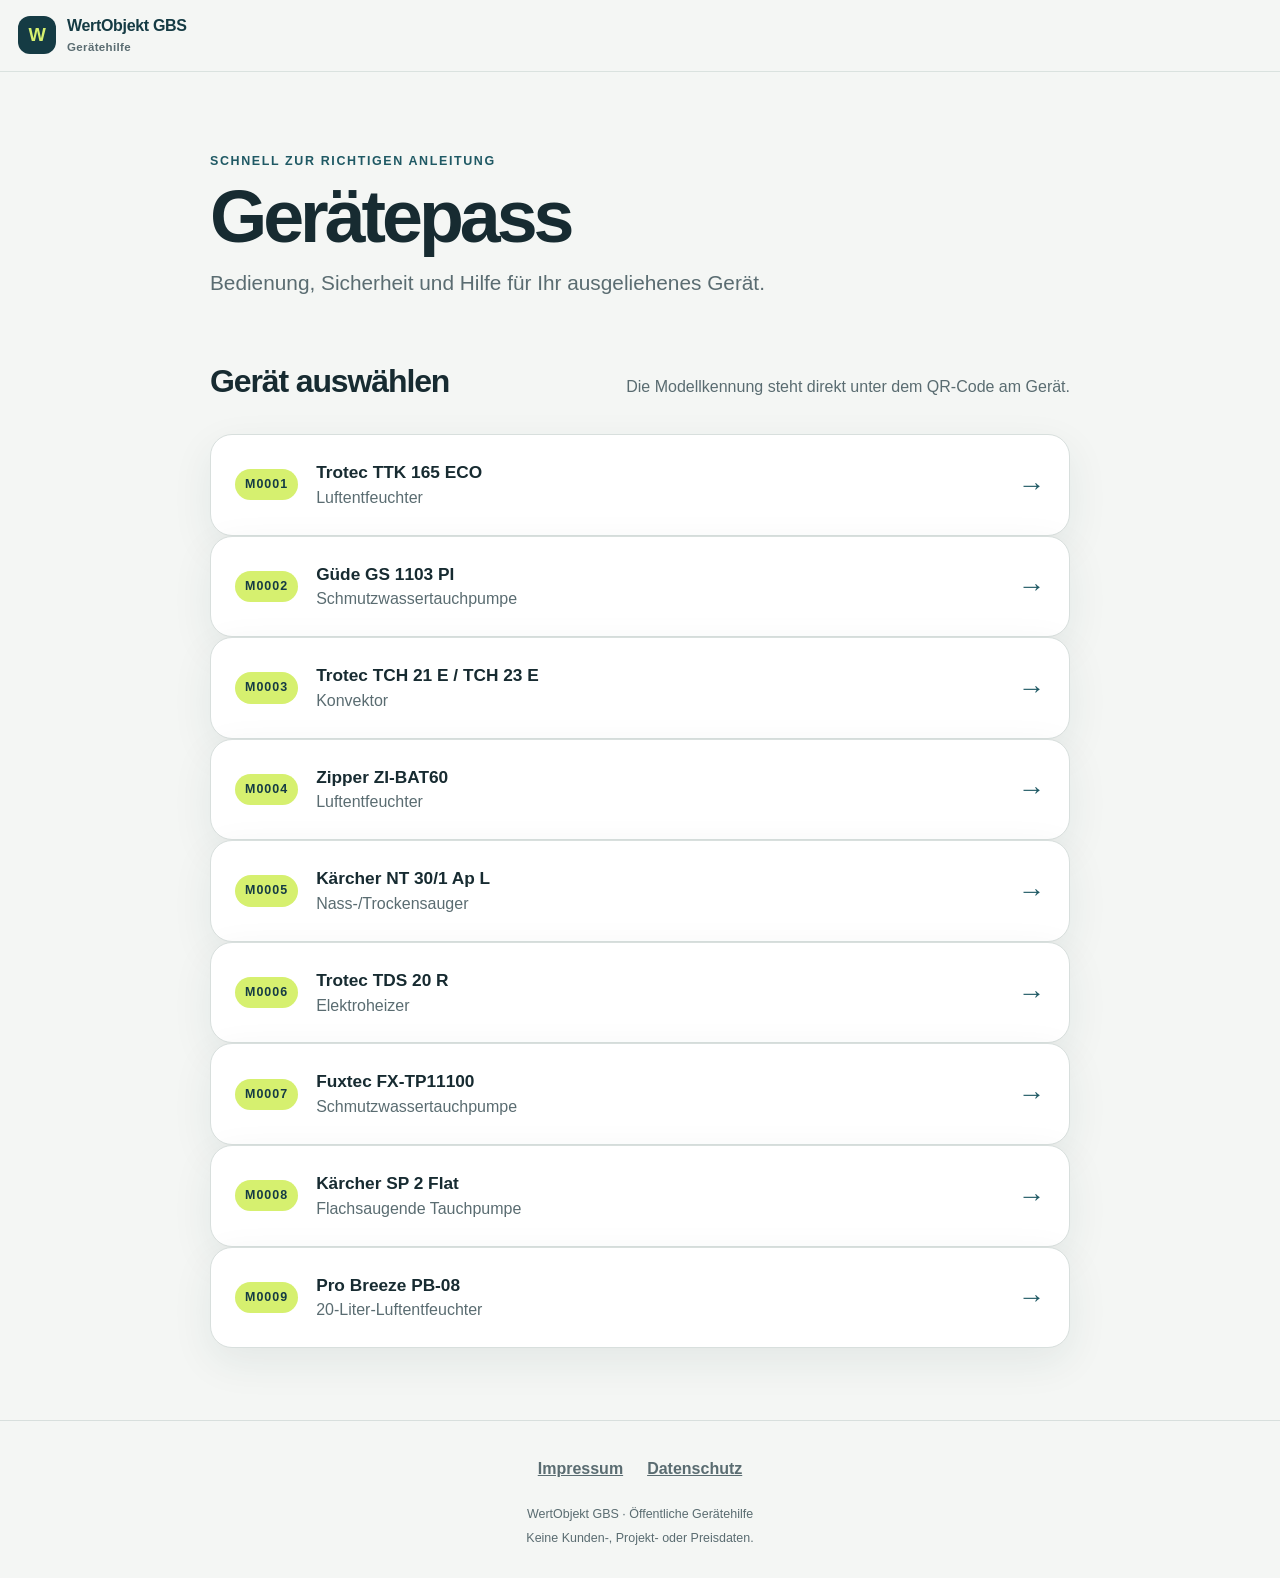
<file: index.html>
<!doctype html>
<html lang="de">
<head>
  <meta charset="utf-8">
  <meta name="viewport" content="width=device-width, initial-scale=1">
  <meta name="theme-color" content="#153b44">
  <meta name="description" content="Öffentliche Gerätehilfe von WertObjekt GBS.">
  <title>Gerätehilfe | WertObjekt GBS</title>
  <link rel="stylesheet" href="assets/styles.css">
</head>
<body>
  <header class="site-header">
    <a class="brand" href="./" aria-label="WertObjekt GBS Gerätehilfe Startseite">
      <span class="brand-mark" aria-hidden="true">W</span>
      <span>WertObjekt GBS<small>Gerätehilfe</small></span>
    </a>
  </header>

  <main class="page-shell">
    <section class="intro">
      <p class="eyebrow">Schnell zur richtigen Anleitung</p>
      <h1>Gerätepass</h1>
      <p class="lead">Bedienung, Sicherheit und Hilfe für Ihr ausgeliehenes Gerät.</p>
    </section>

    <section aria-labelledby="modelle">
      <div class="section-heading">
        <h2 id="modelle">Gerät auswählen</h2>
        <p>Die Modellkennung steht direkt unter dem QR-Code am Gerät.</p>
      </div>

      <a class="model-card" href="models/m0001/">
        <span class="model-code">M0001</span>
        <span class="model-copy">
          <strong>Trotec TTK 165 ECO</strong>
          <span>Luftentfeuchter</span>
        </span>
        <span class="arrow" aria-hidden="true">→</span>
      </a>
      <a class="model-card" href="models/m0002/"><span class="model-code">M0002</span><span class="model-copy"><strong>Güde GS 1103 PI</strong><span>Schmutzwassertauchpumpe</span></span><span class="arrow" aria-hidden="true">→</span></a>
      <a class="model-card" href="models/m0003/"><span class="model-code">M0003</span><span class="model-copy"><strong>Trotec TCH 21 E / TCH 23 E</strong><span>Konvektor</span></span><span class="arrow" aria-hidden="true">→</span></a>
      <a class="model-card" href="models/m0004/"><span class="model-code">M0004</span><span class="model-copy"><strong>Zipper ZI-BAT60</strong><span>Luftentfeuchter</span></span><span class="arrow" aria-hidden="true">→</span></a>
      <a class="model-card" href="models/m0005/"><span class="model-code">M0005</span><span class="model-copy"><strong>Kärcher NT 30/1 Ap L</strong><span>Nass-/Trockensauger</span></span><span class="arrow" aria-hidden="true">→</span></a>
      <a class="model-card" href="models/m0006/"><span class="model-code">M0006</span><span class="model-copy"><strong>Trotec TDS 20 R</strong><span>Elektroheizer</span></span><span class="arrow" aria-hidden="true">→</span></a>
      <a class="model-card" href="models/m0007/"><span class="model-code">M0007</span><span class="model-copy"><strong>Fuxtec FX-TP11100</strong><span>Schmutzwassertauchpumpe</span></span><span class="arrow" aria-hidden="true">→</span></a>
      <a class="model-card" href="models/m0008/"><span class="model-code">M0008</span><span class="model-copy"><strong>Kärcher SP 2 Flat</strong><span>Flachsaugende Tauchpumpe</span></span><span class="arrow" aria-hidden="true">→</span></a>
      <a class="model-card" href="models/m0009/"><span class="model-code">M0009</span><span class="model-copy"><strong>Pro Breeze PB-08</strong><span>20-Liter-Luftentfeuchter</span></span><span class="arrow" aria-hidden="true">→</span></a>
    </section>
  </main>

  <footer>
    <nav class="legal-nav" aria-label="Rechtliche Informationen">
      <a href="/wertobjekt-geraetepass/impressum/">Impressum</a>
      <a href="/wertobjekt-geraetepass/datenschutz/">Datenschutz</a>
    </nav>
    <p>WertObjekt GBS · Öffentliche Gerätehilfe</p>
    <p>Keine Kunden-, Projekt- oder Preisdaten.</p>
  </footer>
</body>
</html>
</file>
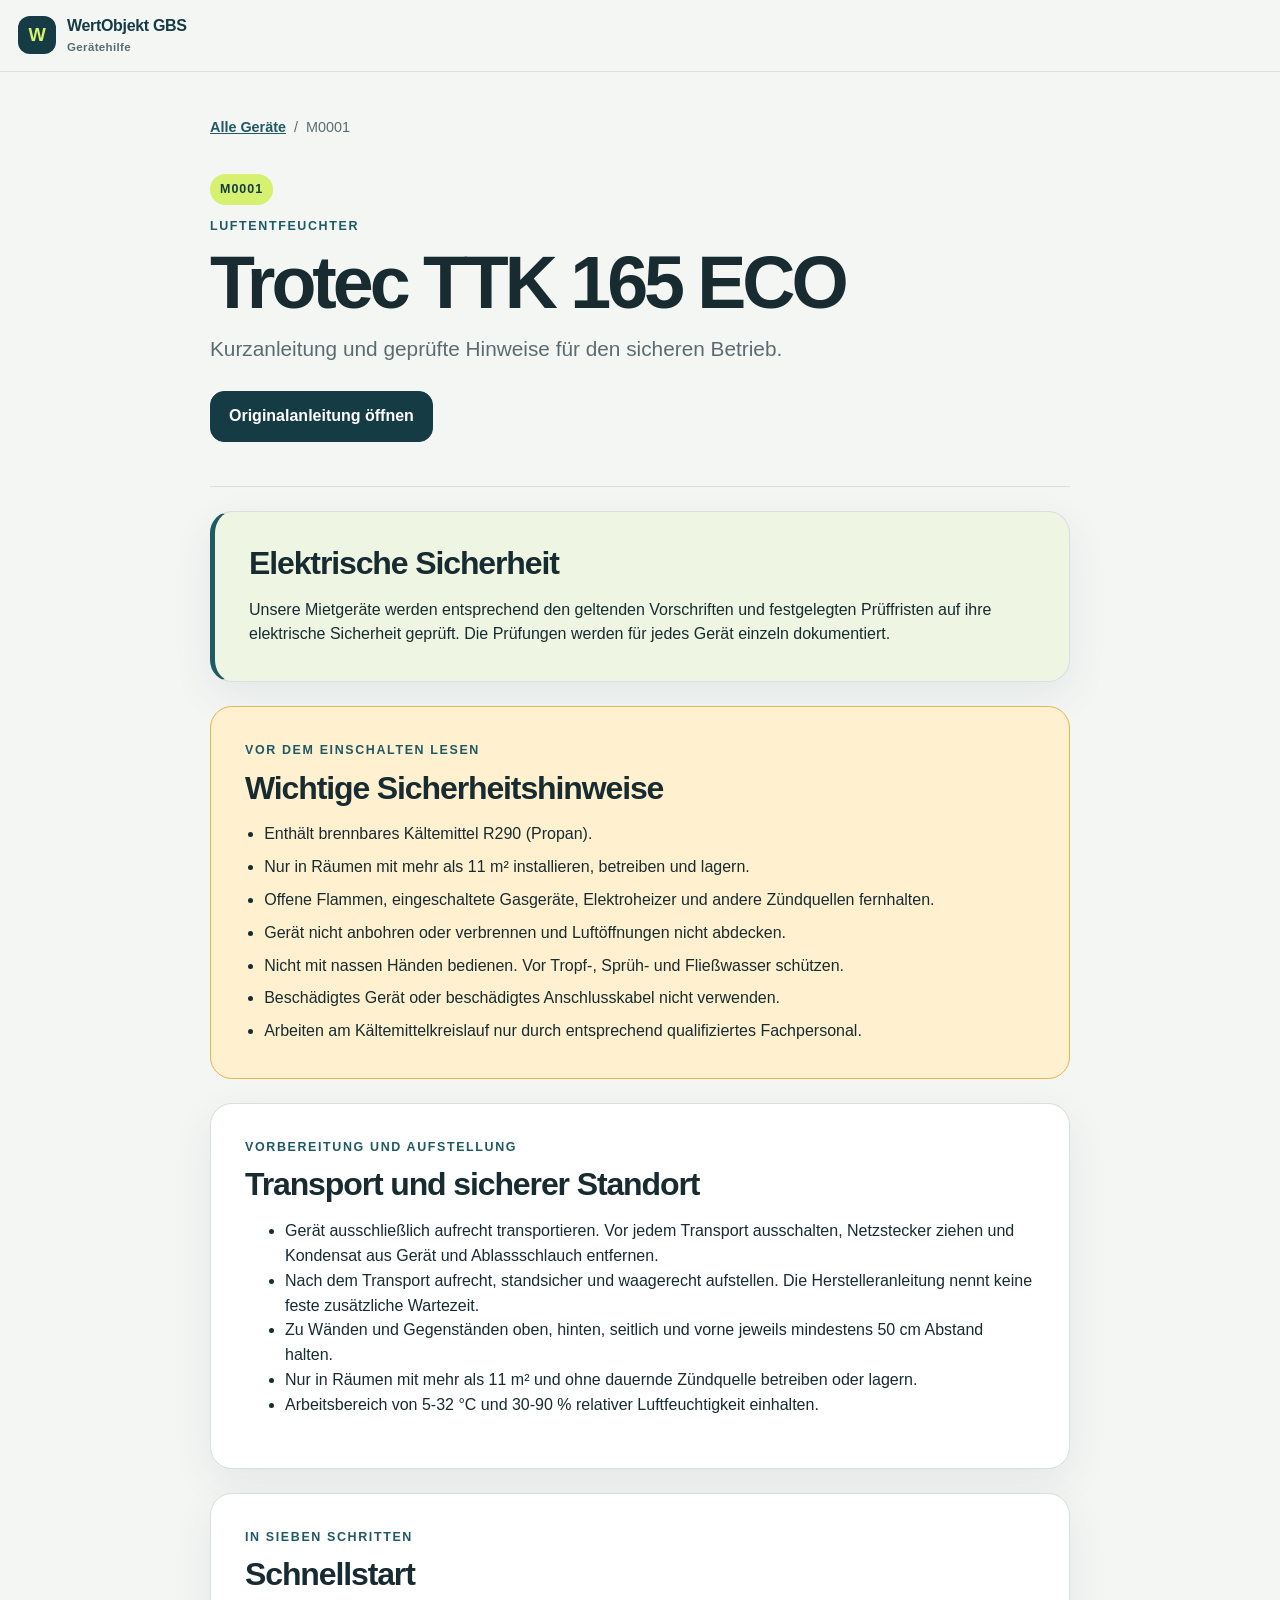
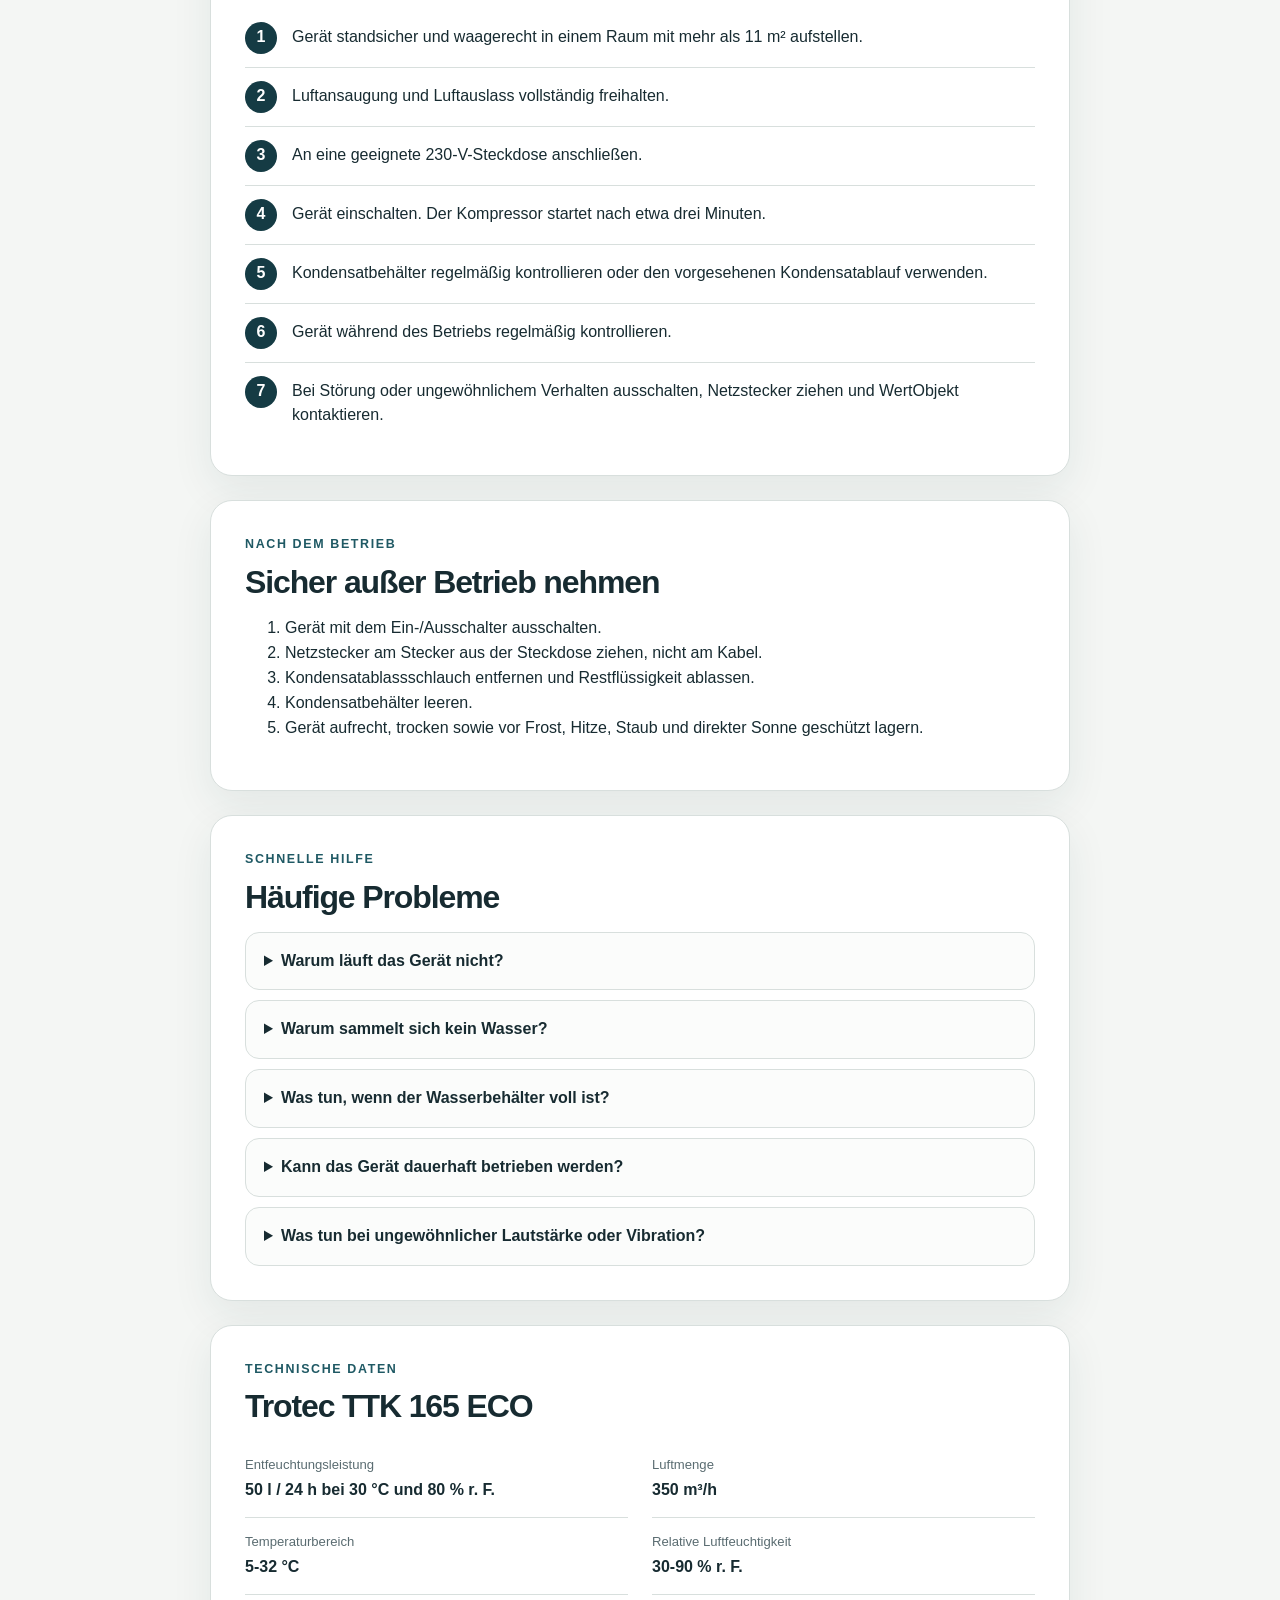
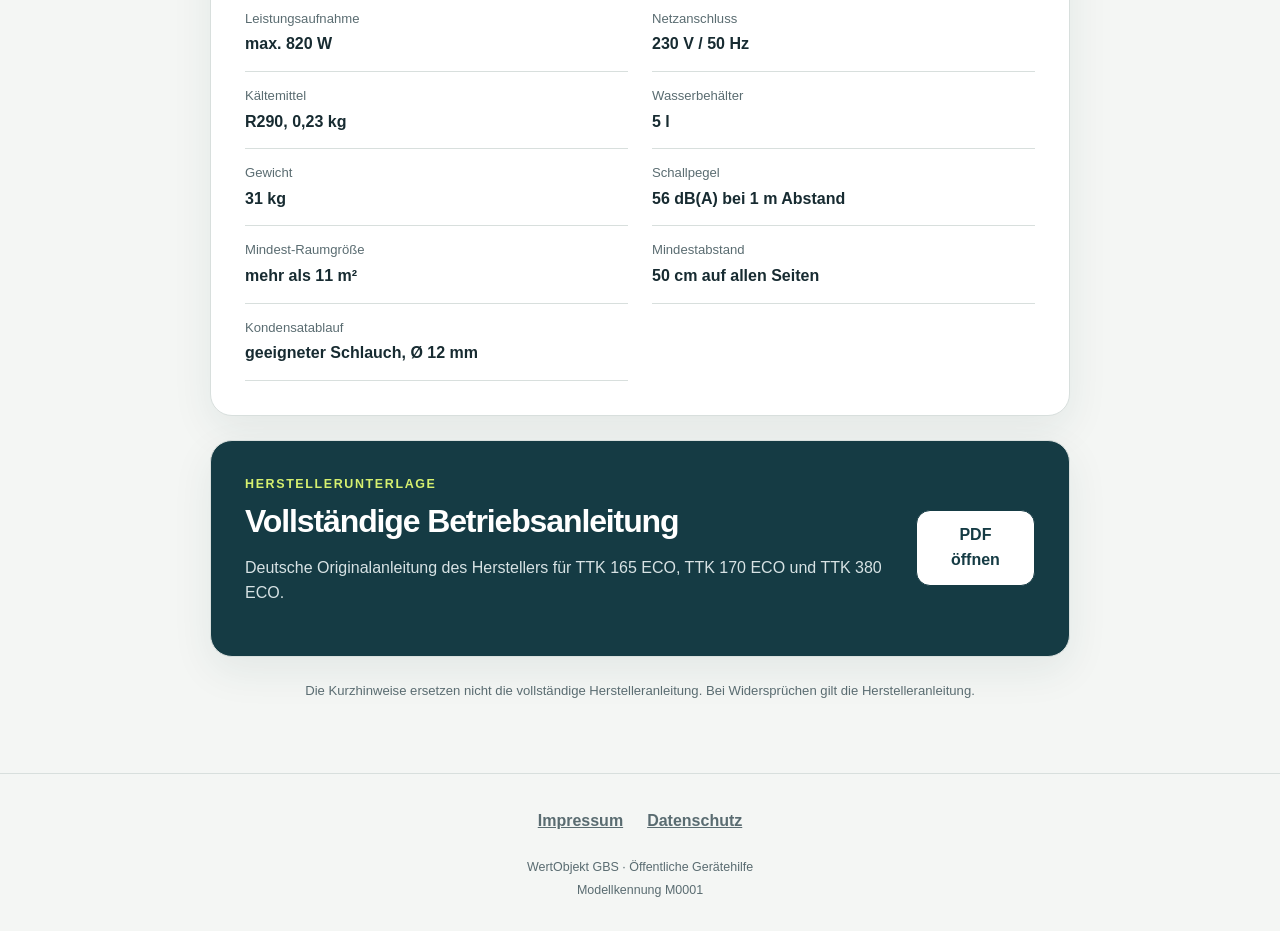
<file: models/m0001/index.html>
<!doctype html>
<html lang="de">
<head>
  <meta charset="utf-8">
  <meta name="viewport" content="width=device-width, initial-scale=1">
  <meta name="theme-color" content="#153b44">
  <meta name="description" content="Bedienung, Sicherheit und Fehlerhilfe für den Luftentfeuchter Trotec TTK 165 ECO.">
  <title>Trotec TTK 165 ECO | WertObjekt Gerätehilfe</title>
  <link rel="stylesheet" href="../../assets/styles.css">
</head>
<body>
  <header class="site-header">
    <a class="brand" href="../../" aria-label="WertObjekt GBS Gerätehilfe Startseite">
      <span class="brand-mark" aria-hidden="true">W</span>
      <span>WertObjekt GBS<small>Gerätehilfe</small></span>
    </a>
  </header>

  <main class="page-shell model-page">
    <nav class="breadcrumb" aria-label="Brotkrümelnavigation">
      <a href="../../">Alle Geräte</a><span aria-hidden="true">/</span><span>M0001</span>
    </nav>

    <section class="model-hero">
      <p class="model-code">M0001</p>
      <p class="eyebrow">Luftentfeuchter</p>
      <h1>Trotec TTK 165 ECO</h1>
      <p class="lead">Kurzanleitung und geprüfte Hinweise für den sicheren Betrieb.</p>
      <div class="hero-actions">
        <a class="button primary" href="../../assets/trotec-ttk-165-eco-betriebsanleitung-de.pdf" target="_blank" rel="noopener noreferrer">Originalanleitung öffnen</a>
      </div>
    </section>

    <section class="content-card electrical-safety" aria-labelledby="elektrische-sicherheit">
      <h2 id="elektrische-sicherheit">Elektrische Sicherheit</h2>
      <p>Unsere Mietgeräte werden entsprechend den geltenden Vorschriften und festgelegten Prüffristen auf ihre elektrische Sicherheit geprüft. Die Prüfungen werden für jedes Gerät einzeln dokumentiert.</p>
    </section>

    <section class="alert" aria-labelledby="sicherheit">
      <p class="eyebrow">Vor dem Einschalten lesen</p>
      <h2 id="sicherheit">Wichtige Sicherheitshinweise</h2>
      <ul>
        <li>Enthält brennbares Kältemittel R290 (Propan).</li>
        <li>Nur in Räumen mit mehr als 11 m² installieren, betreiben und lagern.</li>
        <li>Offene Flammen, eingeschaltete Gasgeräte, Elektroheizer und andere Zündquellen fernhalten.</li>
        <li>Gerät nicht anbohren oder verbrennen und Luftöffnungen nicht abdecken.</li>
        <li>Nicht mit nassen Händen bedienen. Vor Tropf-, Sprüh- und Fließwasser schützen.</li>
        <li>Beschädigtes Gerät oder beschädigtes Anschlusskabel nicht verwenden.</li>
        <li>Arbeiten am Kältemittelkreislauf nur durch entsprechend qualifiziertes Fachpersonal.</li>
      </ul>
    </section>

    <section class="content-card" aria-labelledby="transport">
      <p class="eyebrow">Vorbereitung und Aufstellung</p>
      <h2 id="transport">Transport und sicherer Standort</h2>
      <ul>
        <li>Gerät ausschließlich aufrecht transportieren. Vor jedem Transport ausschalten, Netzstecker ziehen und Kondensat aus Gerät und Ablassschlauch entfernen.</li>
        <li>Nach dem Transport aufrecht, standsicher und waagerecht aufstellen. Die Herstelleranleitung nennt keine feste zusätzliche Wartezeit.</li>
        <li>Zu Wänden und Gegenständen oben, hinten, seitlich und vorne jeweils mindestens 50 cm Abstand halten.</li>
        <li>Nur in Räumen mit mehr als 11 m² und ohne dauernde Zündquelle betreiben oder lagern.</li>
        <li>Arbeitsbereich von 5-32 °C und 30-90 % relativer Luftfeuchtigkeit einhalten.</li>
      </ul>
    </section>

    <section class="content-card" aria-labelledby="schnellstart">
      <p class="eyebrow">In sieben Schritten</p>
      <h2 id="schnellstart">Schnellstart</h2>
      <ol class="steps">
        <li><span>1</span><p>Gerät standsicher und waagerecht in einem Raum mit mehr als 11 m² aufstellen.</p></li>
        <li><span>2</span><p>Luftansaugung und Luftauslass vollständig freihalten.</p></li>
        <li><span>3</span><p>An eine geeignete 230-V-Steckdose anschließen.</p></li>
        <li><span>4</span><p>Gerät einschalten. Der Kompressor startet nach etwa drei Minuten.</p></li>
        <li><span>5</span><p>Kondensatbehälter regelmäßig kontrollieren oder den vorgesehenen Kondensatablauf verwenden.</p></li>
        <li><span>6</span><p>Gerät während des Betriebs regelmäßig kontrollieren.</p></li>
        <li><span>7</span><p>Bei Störung oder ungewöhnlichem Verhalten ausschalten, Netzstecker ziehen und WertObjekt kontaktieren.</p></li>
      </ol>
    </section>

    <section class="content-card" aria-labelledby="abschalten">
      <p class="eyebrow">Nach dem Betrieb</p>
      <h2 id="abschalten">Sicher außer Betrieb nehmen</h2>
      <ol>
        <li>Gerät mit dem Ein-/Ausschalter ausschalten.</li>
        <li>Netzstecker am Stecker aus der Steckdose ziehen, nicht am Kabel.</li>
        <li>Kondensatablassschlauch entfernen und Restflüssigkeit ablassen.</li>
        <li>Kondensatbehälter leeren.</li>
        <li>Gerät aufrecht, trocken sowie vor Frost, Hitze, Staub und direkter Sonne geschützt lagern.</li>
      </ol>
    </section>

    <section class="content-card" aria-labelledby="fehlerhilfe">
      <p class="eyebrow">Schnelle Hilfe</p>
      <h2 id="fehlerhilfe">Häufige Probleme</h2>
      <div class="faq-list">
        <details>
          <summary>Warum läuft das Gerät nicht?</summary>
          <p>Netzanschluss, Stecker, Sicherung sowie Sitz und Füllstand des Kondensatbehälters prüfen. Nach dem Einschalten startet der Kompressor erst nach etwa drei Minuten. Bei Schäden oder weiter bestehender Störung WertObjekt kontaktieren.</p>
        </details>
        <details>
          <summary>Warum sammelt sich kein Wasser?</summary>
          <p>Bei niedriger Luftfeuchtigkeit oder niedriger Temperatur fällt weniger Kondensat an. Türen und Fenster schließen, Luftwege freihalten und das Gerät im zulässigen Temperaturbereich betreiben.</p>
        </details>
        <details>
          <summary>Was tun, wenn der Wasserbehälter voll ist?</summary>
          <p>Gerät ausschalten, Behälter entnehmen und entleeren, anschließend korrekt wieder einsetzen. Bei längerem Betrieb kann der vorgesehene Kondensatablauf verwendet werden.</p>
        </details>
        <details>
          <summary>Kann das Gerät dauerhaft betrieben werden?</summary>
          <p>Für längeren oder unbeaufsichtigten Betrieb empfiehlt die Herstelleranleitung einen geeigneten Kondensatablassschlauch mit 12 mm Durchmesser. Der Schlauch darf nicht geknickt sein und muss ein permanentes Gefälle zu einem geeigneten Abfluss oder ausreichend großen Auffangbehälter besitzen. Gerät und Ablauf trotzdem regelmäßig kontrollieren.</p>
        </details>
        <details>
          <summary>Was tun bei ungewöhnlicher Lautstärke oder Vibration?</summary>
          <p>Prüfen, ob das Gerät aufrecht und standsicher steht. Bleibt die Auffälligkeit bestehen, Gerät ausschalten, Netzstecker ziehen und WertObjekt kontaktieren.</p>
        </details>
      </div>
    </section>

    <section class="content-card" aria-labelledby="technik">
      <p class="eyebrow">Technische Daten</p>
      <h2 id="technik">Trotec TTK 165 ECO</h2>
      <dl class="specs">
        <div><dt>Entfeuchtungsleistung</dt><dd>50 l / 24 h bei 30 °C und 80 % r. F.</dd></div>
        <div><dt>Luftmenge</dt><dd>350 m³/h</dd></div>
        <div><dt>Temperaturbereich</dt><dd>5-32 °C</dd></div>
        <div><dt>Relative Luftfeuchtigkeit</dt><dd>30-90 % r. F.</dd></div>
        <div><dt>Leistungsaufnahme</dt><dd>max. 820 W</dd></div>
        <div><dt>Netzanschluss</dt><dd>230 V / 50 Hz</dd></div>
        <div><dt>Kältemittel</dt><dd>R290, 0,23 kg</dd></div>
        <div><dt>Wasserbehälter</dt><dd>5 l</dd></div>
        <div><dt>Gewicht</dt><dd>31 kg</dd></div>
        <div><dt>Schallpegel</dt><dd>56 dB(A) bei 1 m Abstand</dd></div>
        <div><dt>Mindest-Raumgröße</dt><dd>mehr als 11 m²</dd></div>
        <div><dt>Mindestabstand</dt><dd>50 cm auf allen Seiten</dd></div>
        <div><dt>Kondensatablauf</dt><dd>geeigneter Schlauch, Ø 12 mm</dd></div>
      </dl>
    </section>

    <section class="manual-card" aria-labelledby="anleitung">
      <div>
        <p class="eyebrow">Herstellerunterlage</p>
        <h2 id="anleitung">Vollständige Betriebsanleitung</h2>
        <p>Deutsche Originalanleitung des Herstellers für TTK 165 ECO, TTK 170 ECO und TTK 380 ECO.</p>
      </div>
      <a class="button secondary" href="../../assets/trotec-ttk-165-eco-betriebsanleitung-de.pdf" target="_blank" rel="noopener noreferrer">PDF öffnen</a>
    </section>

    <p class="source-note">Die Kurzhinweise ersetzen nicht die vollständige Herstelleranleitung. Bei Widersprüchen gilt die Herstelleranleitung.</p>
  </main>

  <footer>
    <nav class="legal-nav" aria-label="Rechtliche Informationen">
      <a href="/wertobjekt-geraetepass/impressum/">Impressum</a>
      <a href="/wertobjekt-geraetepass/datenschutz/">Datenschutz</a>
    </nav>
    <p>WertObjekt GBS · Öffentliche Gerätehilfe</p>
    <p>Modellkennung M0001</p>
  </footer>
</body>
</html>
</file>
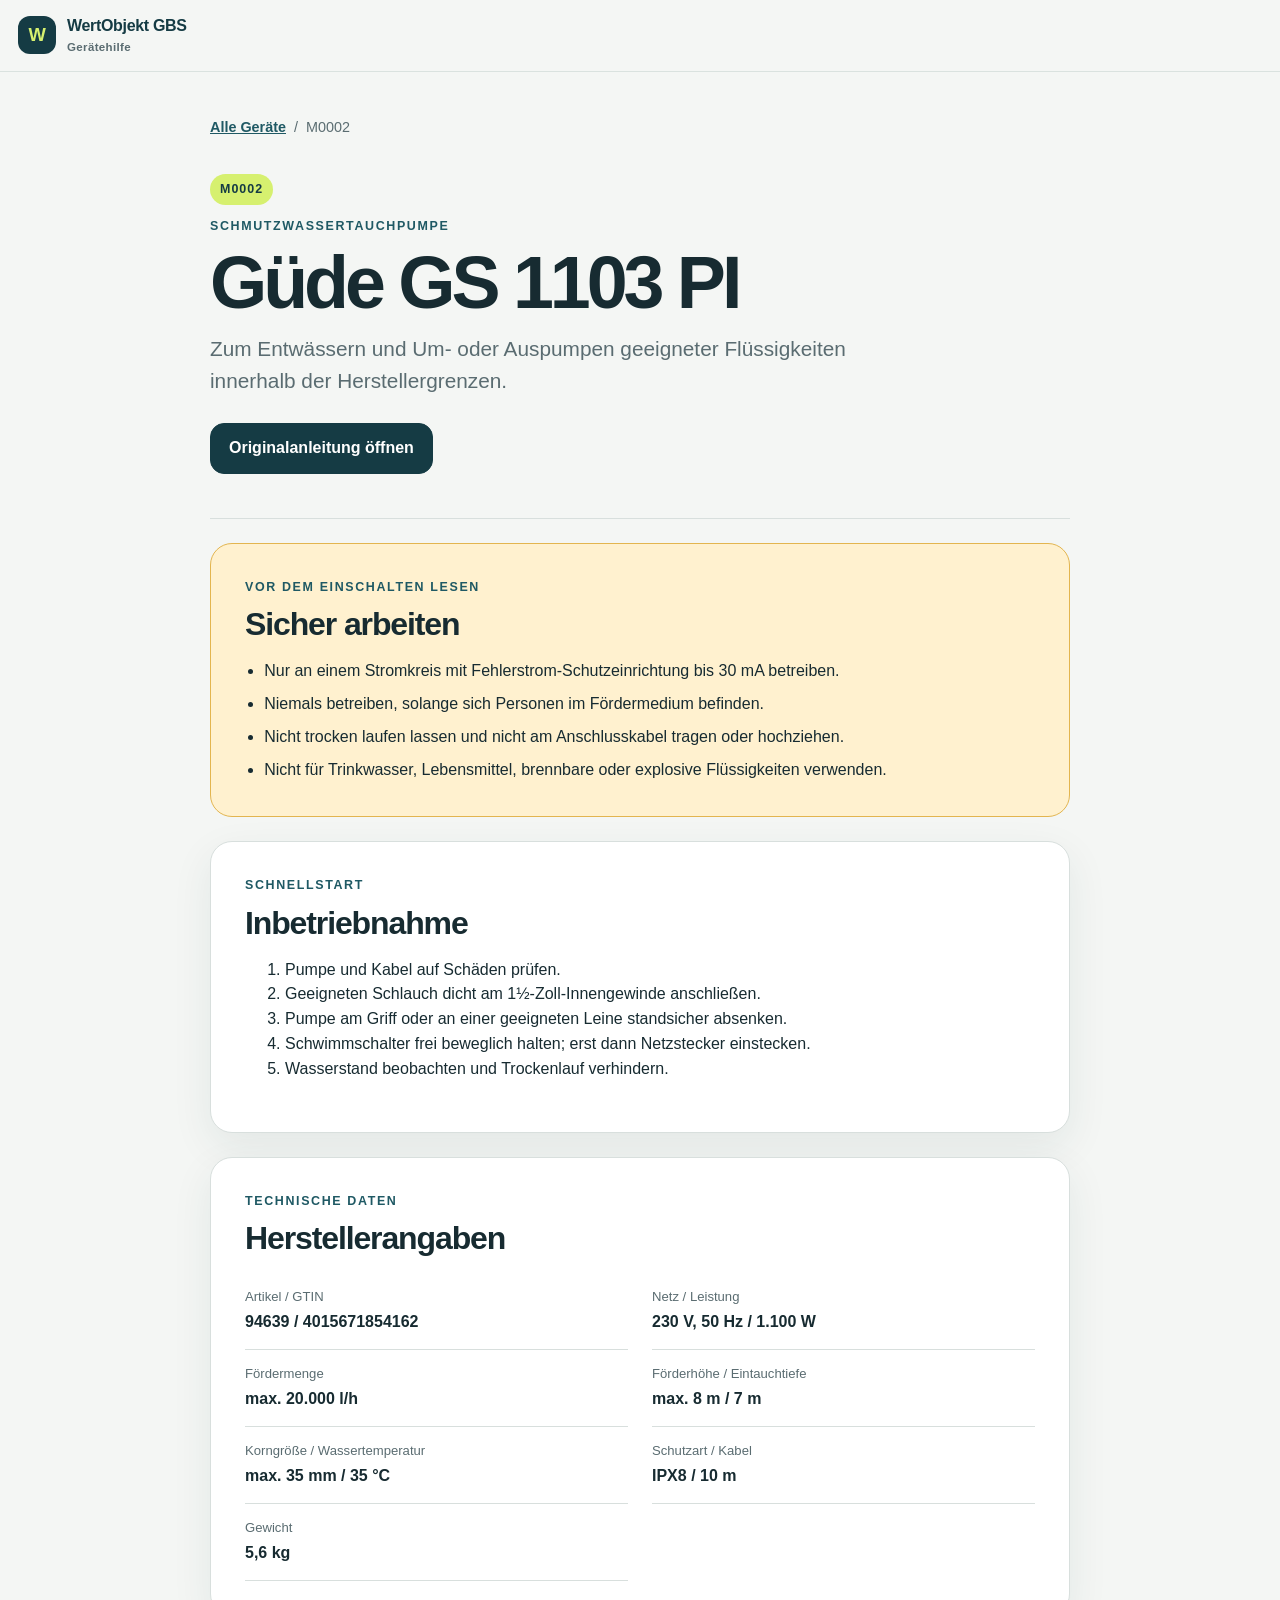
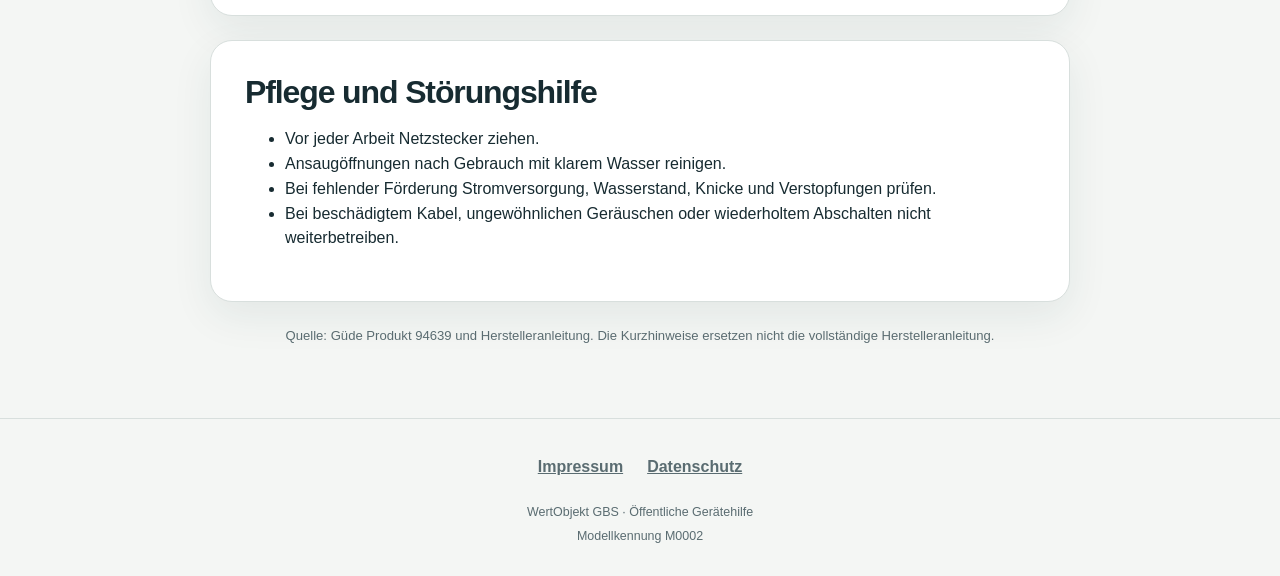
<file: models/m0002/index.html>
<!doctype html>
<html lang="de"><head><meta charset="utf-8"><meta name="viewport" content="width=device-width, initial-scale=1"><meta name="theme-color" content="#153b44"><meta name="description" content="Bedienung und Sicherheit für die Güde Schmutzwassertauchpumpe GS 1103 PI."><title>Güde GS 1103 PI | WertObjekt Gerätehilfe</title><link rel="stylesheet" href="../../assets/styles.css"></head>
<body><header class="site-header"><a class="brand" href="../../"><span class="brand-mark" aria-hidden="true">W</span><span>WertObjekt GBS<small>Gerätehilfe</small></span></a></header><main class="page-shell model-page">
<nav class="breadcrumb" aria-label="Brotkrümelnavigation"><a href="../../">Alle Geräte</a><span>/</span><span>M0002</span></nav>
<section class="model-hero"><p class="model-code">M0002</p><p class="eyebrow">Schmutzwassertauchpumpe</p><h1>Güde GS 1103 PI</h1><p class="lead">Zum Entwässern und Um- oder Auspumpen geeigneter Flüssigkeiten innerhalb der Herstellergrenzen.</p><div class="hero-actions"><a class="button primary" href="https://www.guede.com/sys/dl/94639_ml.pdf" target="_blank" rel="noopener noreferrer">Originalanleitung öffnen</a></div></section>
<section class="alert"><p class="eyebrow">Vor dem Einschalten lesen</p><h2>Sicher arbeiten</h2><ul><li>Nur an einem Stromkreis mit Fehlerstrom-Schutzeinrichtung bis 30 mA betreiben.</li><li>Niemals betreiben, solange sich Personen im Fördermedium befinden.</li><li>Nicht trocken laufen lassen und nicht am Anschlusskabel tragen oder hochziehen.</li><li>Nicht für Trinkwasser, Lebensmittel, brennbare oder explosive Flüssigkeiten verwenden.</li></ul></section>
<section class="content-card"><p class="eyebrow">Schnellstart</p><h2>Inbetriebnahme</h2><ol><li>Pumpe und Kabel auf Schäden prüfen.</li><li>Geeigneten Schlauch dicht am 1½-Zoll-Innengewinde anschließen.</li><li>Pumpe am Griff oder an einer geeigneten Leine standsicher absenken.</li><li>Schwimmschalter frei beweglich halten; erst dann Netzstecker einstecken.</li><li>Wasserstand beobachten und Trockenlauf verhindern.</li></ol></section>
<section class="content-card"><p class="eyebrow">Technische Daten</p><h2>Herstellerangaben</h2><dl class="specs"><div><dt>Artikel / GTIN</dt><dd>94639 / 4015671854162</dd></div><div><dt>Netz / Leistung</dt><dd>230 V, 50 Hz / 1.100 W</dd></div><div><dt>Fördermenge</dt><dd>max. 20.000 l/h</dd></div><div><dt>Förderhöhe / Eintauchtiefe</dt><dd>max. 8 m / 7 m</dd></div><div><dt>Korngröße / Wassertemperatur</dt><dd>max. 35 mm / 35 °C</dd></div><div><dt>Schutzart / Kabel</dt><dd>IPX8 / 10 m</dd></div><div><dt>Gewicht</dt><dd>5,6 kg</dd></div></dl></section>
<section class="content-card"><h2>Pflege und Störungshilfe</h2><ul><li>Vor jeder Arbeit Netzstecker ziehen.</li><li>Ansaugöffnungen nach Gebrauch mit klarem Wasser reinigen.</li><li>Bei fehlender Förderung Stromversorgung, Wasserstand, Knicke und Verstopfungen prüfen.</li><li>Bei beschädigtem Kabel, ungewöhnlichen Geräuschen oder wiederholtem Abschalten nicht weiterbetreiben.</li></ul></section>
<p class="source-note">Quelle: Güde Produkt 94639 und Herstelleranleitung. Die Kurzhinweise ersetzen nicht die vollständige Herstelleranleitung.</p></main><footer><nav class="legal-nav" aria-label="Rechtliche Informationen"><a href="/wertobjekt-geraetepass/impressum/">Impressum</a><a href="/wertobjekt-geraetepass/datenschutz/">Datenschutz</a></nav><p>WertObjekt GBS · Öffentliche Gerätehilfe</p><p>Modellkennung M0002</p></footer></body></html>
</file>
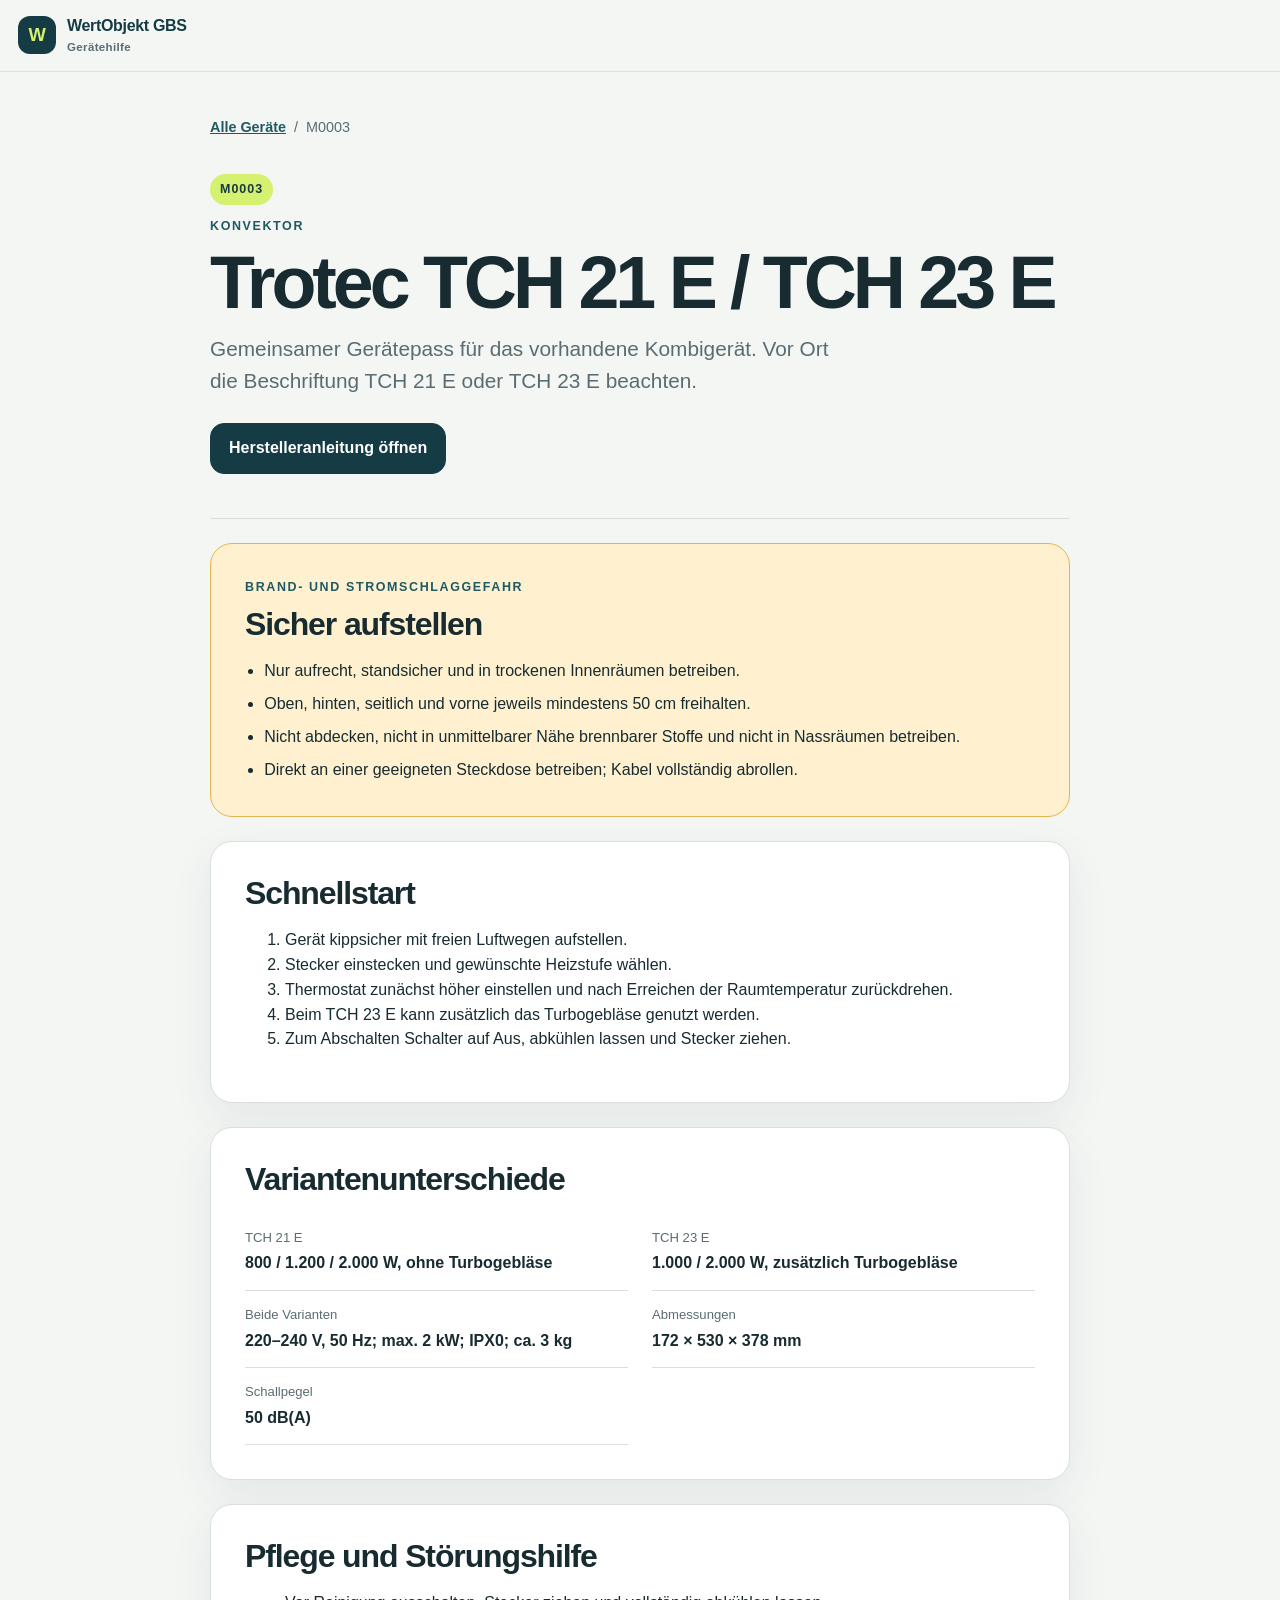
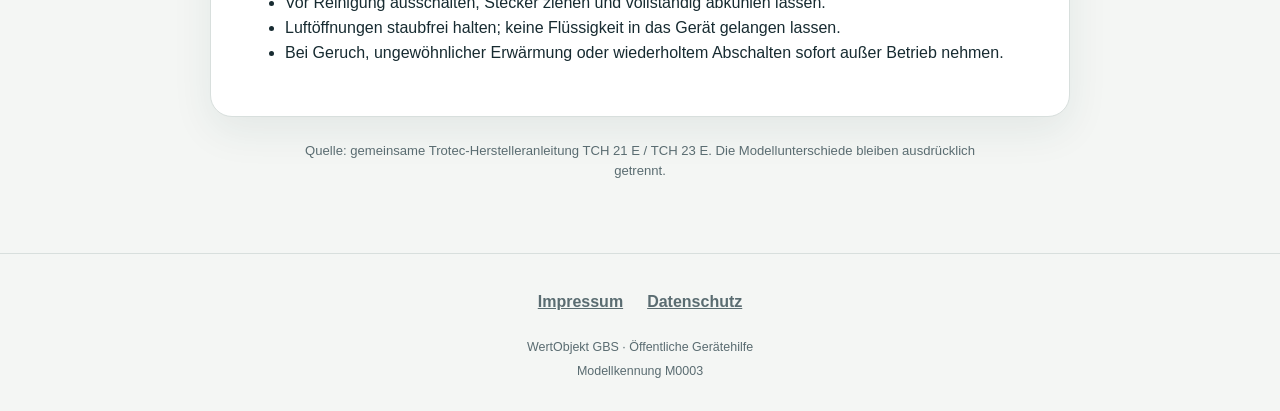
<file: models/m0003/index.html>
<!doctype html>
<html lang="de"><head><meta charset="utf-8"><meta name="viewport" content="width=device-width, initial-scale=1"><meta name="theme-color" content="#153b44"><meta name="description" content="Bedienung und Sicherheit für die Trotec Konvektoren TCH 21 E und TCH 23 E."><title>Trotec TCH 21 E / TCH 23 E | WertObjekt Gerätehilfe</title><link rel="stylesheet" href="../../assets/styles.css"></head>
<body><header class="site-header"><a class="brand" href="../../"><span class="brand-mark">W</span><span>WertObjekt GBS<small>Gerätehilfe</small></span></a></header><main class="page-shell model-page">
<nav class="breadcrumb"><a href="../../">Alle Geräte</a><span>/</span><span>M0003</span></nav><section class="model-hero"><p class="model-code">M0003</p><p class="eyebrow">Konvektor</p><h1>Trotec TCH 21 E / TCH 23 E</h1><p class="lead">Gemeinsamer Gerätepass für das vorhandene Kombigerät. Vor Ort die Beschriftung TCH 21 E oder TCH 23 E beachten.</p><div class="hero-actions"><a class="button primary" href="https://de.trotec.com/fileadmin/downloads/Beheizung/tch21e_tch23e/TRT-BA-TCH21E-TCH23E-TC-005-PL.pdf" target="_blank" rel="noopener noreferrer">Herstelleranleitung öffnen</a></div></section>
<section class="alert"><p class="eyebrow">Brand- und Stromschlaggefahr</p><h2>Sicher aufstellen</h2><ul><li>Nur aufrecht, standsicher und in trockenen Innenräumen betreiben.</li><li>Oben, hinten, seitlich und vorne jeweils mindestens 50 cm freihalten.</li><li>Nicht abdecken, nicht in unmittelbarer Nähe brennbarer Stoffe und nicht in Nassräumen betreiben.</li><li>Direkt an einer geeigneten Steckdose betreiben; Kabel vollständig abrollen.</li></ul></section>
<section class="content-card"><h2>Schnellstart</h2><ol><li>Gerät kippsicher mit freien Luftwegen aufstellen.</li><li>Stecker einstecken und gewünschte Heizstufe wählen.</li><li>Thermostat zunächst höher einstellen und nach Erreichen der Raumtemperatur zurückdrehen.</li><li>Beim TCH 23 E kann zusätzlich das Turbogebläse genutzt werden.</li><li>Zum Abschalten Schalter auf Aus, abkühlen lassen und Stecker ziehen.</li></ol></section>
<section class="content-card"><h2>Variantenunterschiede</h2><dl class="specs"><div><dt>TCH 21 E</dt><dd>800 / 1.200 / 2.000 W, ohne Turbogebläse</dd></div><div><dt>TCH 23 E</dt><dd>1.000 / 2.000 W, zusätzlich Turbogebläse</dd></div><div><dt>Beide Varianten</dt><dd>220–240 V, 50 Hz; max. 2 kW; IPX0; ca. 3 kg</dd></div><div><dt>Abmessungen</dt><dd>172 × 530 × 378 mm</dd></div><div><dt>Schallpegel</dt><dd>50 dB(A)</dd></div></dl></section>
<section class="content-card"><h2>Pflege und Störungshilfe</h2><ul><li>Vor Reinigung ausschalten, Stecker ziehen und vollständig abkühlen lassen.</li><li>Luftöffnungen staubfrei halten; keine Flüssigkeit in das Gerät gelangen lassen.</li><li>Bei Geruch, ungewöhnlicher Erwärmung oder wiederholtem Abschalten sofort außer Betrieb nehmen.</li></ul></section><p class="source-note">Quelle: gemeinsame Trotec-Herstelleranleitung TCH 21 E / TCH 23 E. Die Modellunterschiede bleiben ausdrücklich getrennt.</p></main><footer><nav class="legal-nav" aria-label="Rechtliche Informationen"><a href="/wertobjekt-geraetepass/impressum/">Impressum</a><a href="/wertobjekt-geraetepass/datenschutz/">Datenschutz</a></nav><p>WertObjekt GBS · Öffentliche Gerätehilfe</p><p>Modellkennung M0003</p></footer></body></html>
</file>
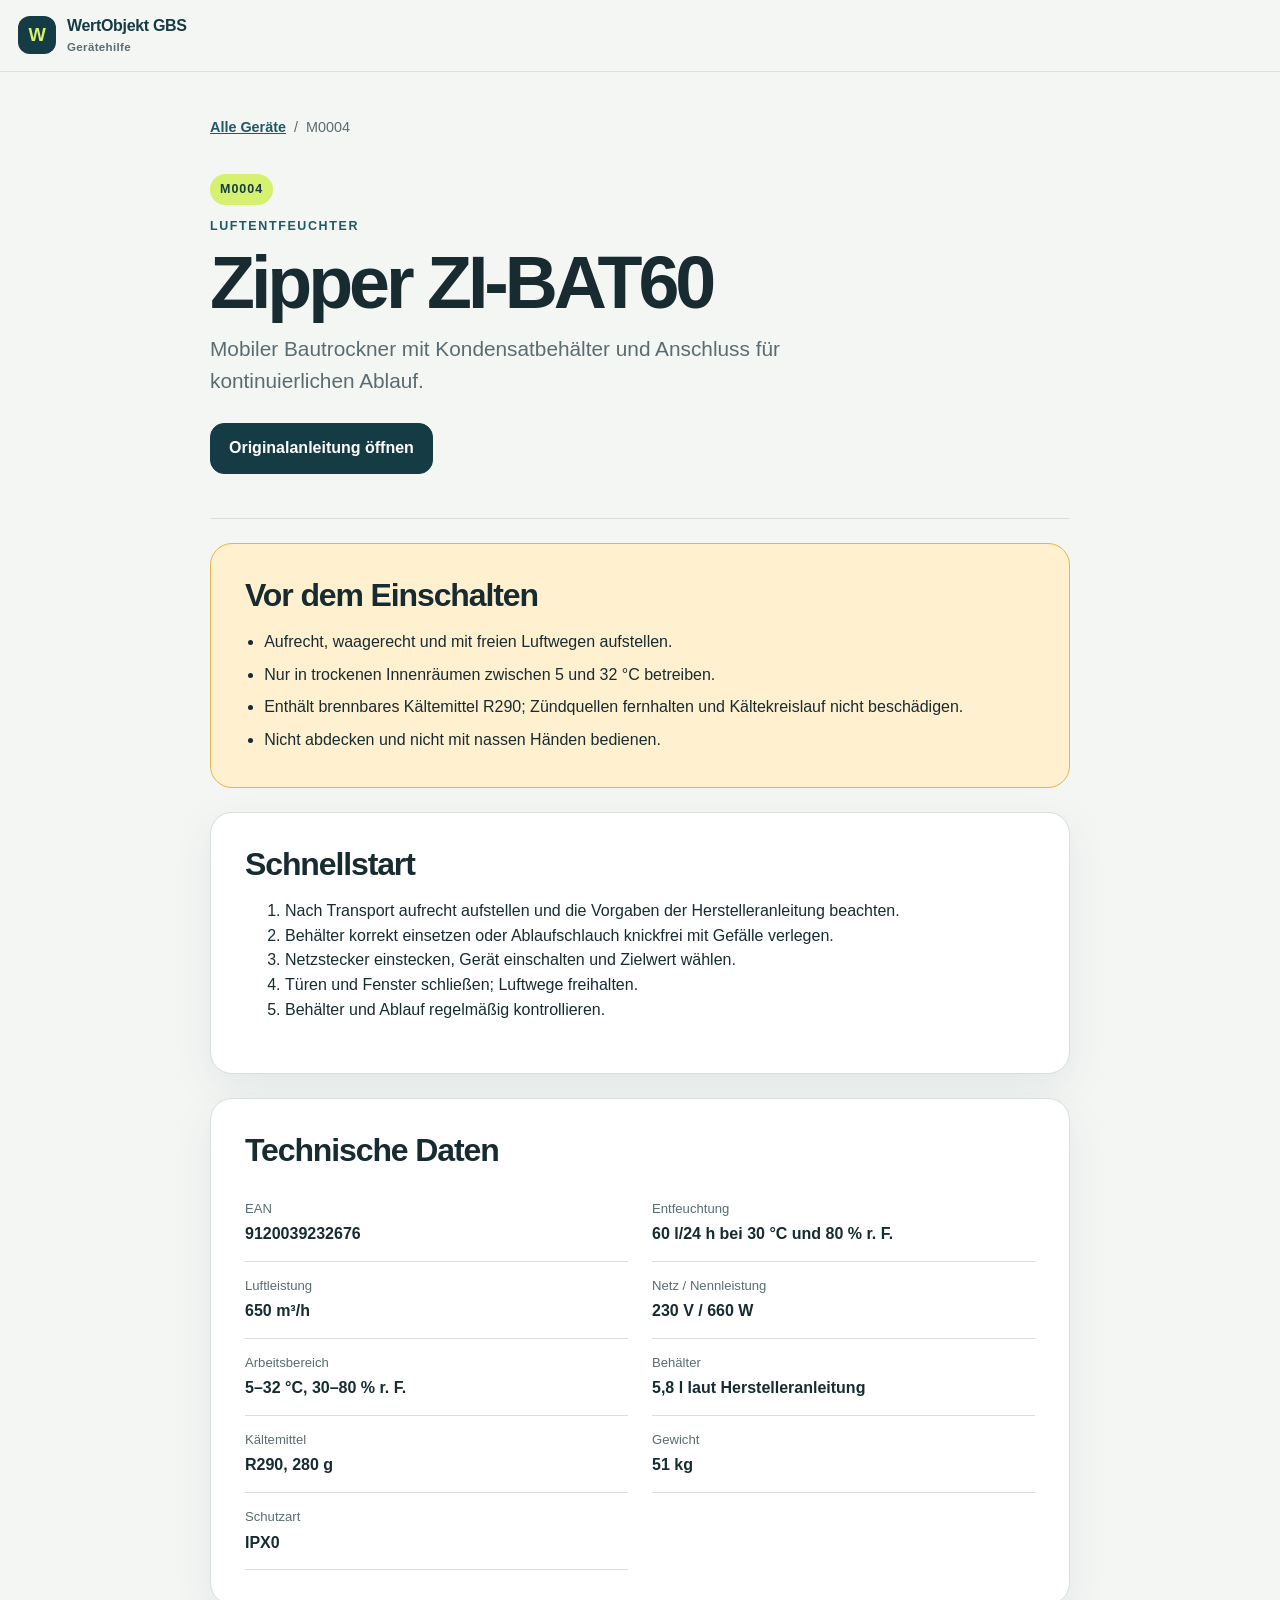
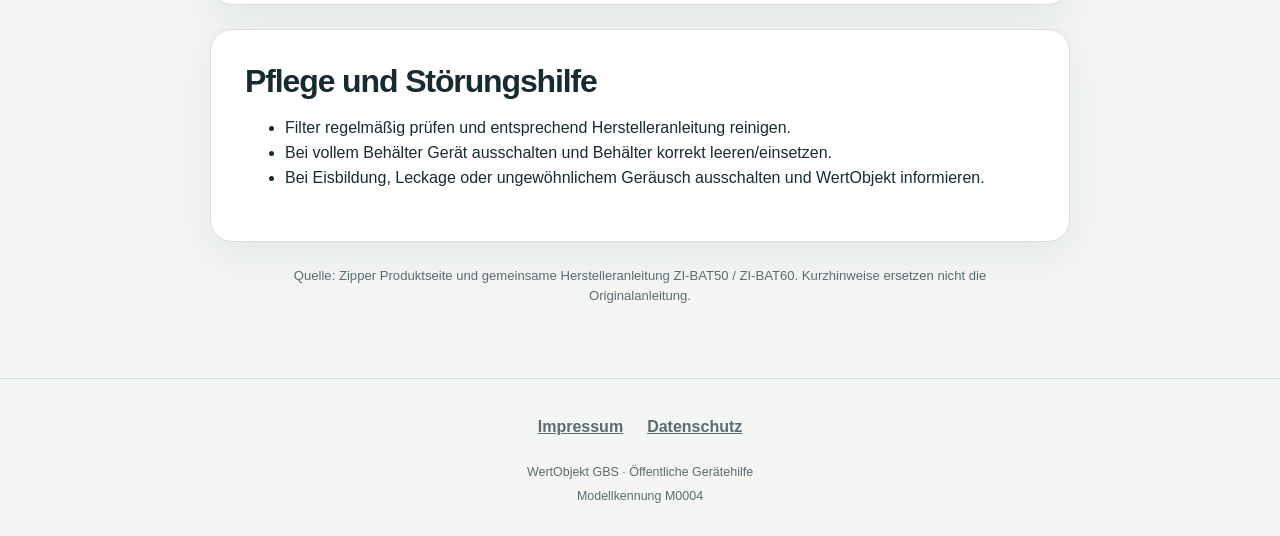
<file: models/m0004/index.html>
<!doctype html>
<html lang="de"><head><meta charset="utf-8"><meta name="viewport" content="width=device-width, initial-scale=1"><meta name="theme-color" content="#153b44"><meta name="description" content="Bedienung und Sicherheit für den Zipper Luftentfeuchter ZI-BAT60."><title>Zipper ZI-BAT60 | WertObjekt Gerätehilfe</title><link rel="stylesheet" href="../../assets/styles.css"></head>
<body><header class="site-header"><a class="brand" href="../../"><span class="brand-mark">W</span><span>WertObjekt GBS<small>Gerätehilfe</small></span></a></header><main class="page-shell model-page">
<nav class="breadcrumb"><a href="../../">Alle Geräte</a><span>/</span><span>M0004</span></nav><section class="model-hero"><p class="model-code">M0004</p><p class="eyebrow">Luftentfeuchter</p><h1>Zipper ZI-BAT60</h1><p class="lead">Mobiler Bautrockner mit Kondensatbehälter und Anschluss für kontinuierlichen Ablauf.</p><div class="hero-actions"><a class="button primary" href="https://www.zipper-maschinen.at/_import/dokumente/zipper/anleitungen/Manual_ZI-BAT50_ZI-BAT60_DE_EN_CZ.pdf" target="_blank" rel="noopener noreferrer">Originalanleitung öffnen</a></div></section>
<section class="alert"><h2>Vor dem Einschalten</h2><ul><li>Aufrecht, waagerecht und mit freien Luftwegen aufstellen.</li><li>Nur in trockenen Innenräumen zwischen 5 und 32 °C betreiben.</li><li>Enthält brennbares Kältemittel R290; Zündquellen fernhalten und Kältekreislauf nicht beschädigen.</li><li>Nicht abdecken und nicht mit nassen Händen bedienen.</li></ul></section>
<section class="content-card"><h2>Schnellstart</h2><ol><li>Nach Transport aufrecht aufstellen und die Vorgaben der Herstelleranleitung beachten.</li><li>Behälter korrekt einsetzen oder Ablaufschlauch knickfrei mit Gefälle verlegen.</li><li>Netzstecker einstecken, Gerät einschalten und Zielwert wählen.</li><li>Türen und Fenster schließen; Luftwege freihalten.</li><li>Behälter und Ablauf regelmäßig kontrollieren.</li></ol></section>
<section class="content-card"><h2>Technische Daten</h2><dl class="specs"><div><dt>EAN</dt><dd>9120039232676</dd></div><div><dt>Entfeuchtung</dt><dd>60 l/24 h bei 30 °C und 80 % r. F.</dd></div><div><dt>Luftleistung</dt><dd>650 m³/h</dd></div><div><dt>Netz / Nennleistung</dt><dd>230 V / 660 W</dd></div><div><dt>Arbeitsbereich</dt><dd>5–32 °C, 30–80 % r. F.</dd></div><div><dt>Behälter</dt><dd>5,8 l laut Herstelleranleitung</dd></div><div><dt>Kältemittel</dt><dd>R290, 280 g</dd></div><div><dt>Gewicht</dt><dd>51 kg</dd></div><div><dt>Schutzart</dt><dd>IPX0</dd></div></dl></section>
<section class="content-card"><h2>Pflege und Störungshilfe</h2><ul><li>Filter regelmäßig prüfen und entsprechend Herstelleranleitung reinigen.</li><li>Bei vollem Behälter Gerät ausschalten und Behälter korrekt leeren/einsetzen.</li><li>Bei Eisbildung, Leckage oder ungewöhnlichem Geräusch ausschalten und WertObjekt informieren.</li></ul></section><p class="source-note">Quelle: Zipper Produktseite und gemeinsame Herstelleranleitung ZI-BAT50 / ZI-BAT60. Kurzhinweise ersetzen nicht die Originalanleitung.</p></main><footer><nav class="legal-nav" aria-label="Rechtliche Informationen"><a href="/wertobjekt-geraetepass/impressum/">Impressum</a><a href="/wertobjekt-geraetepass/datenschutz/">Datenschutz</a></nav><p>WertObjekt GBS · Öffentliche Gerätehilfe</p><p>Modellkennung M0004</p></footer></body></html>
</file>
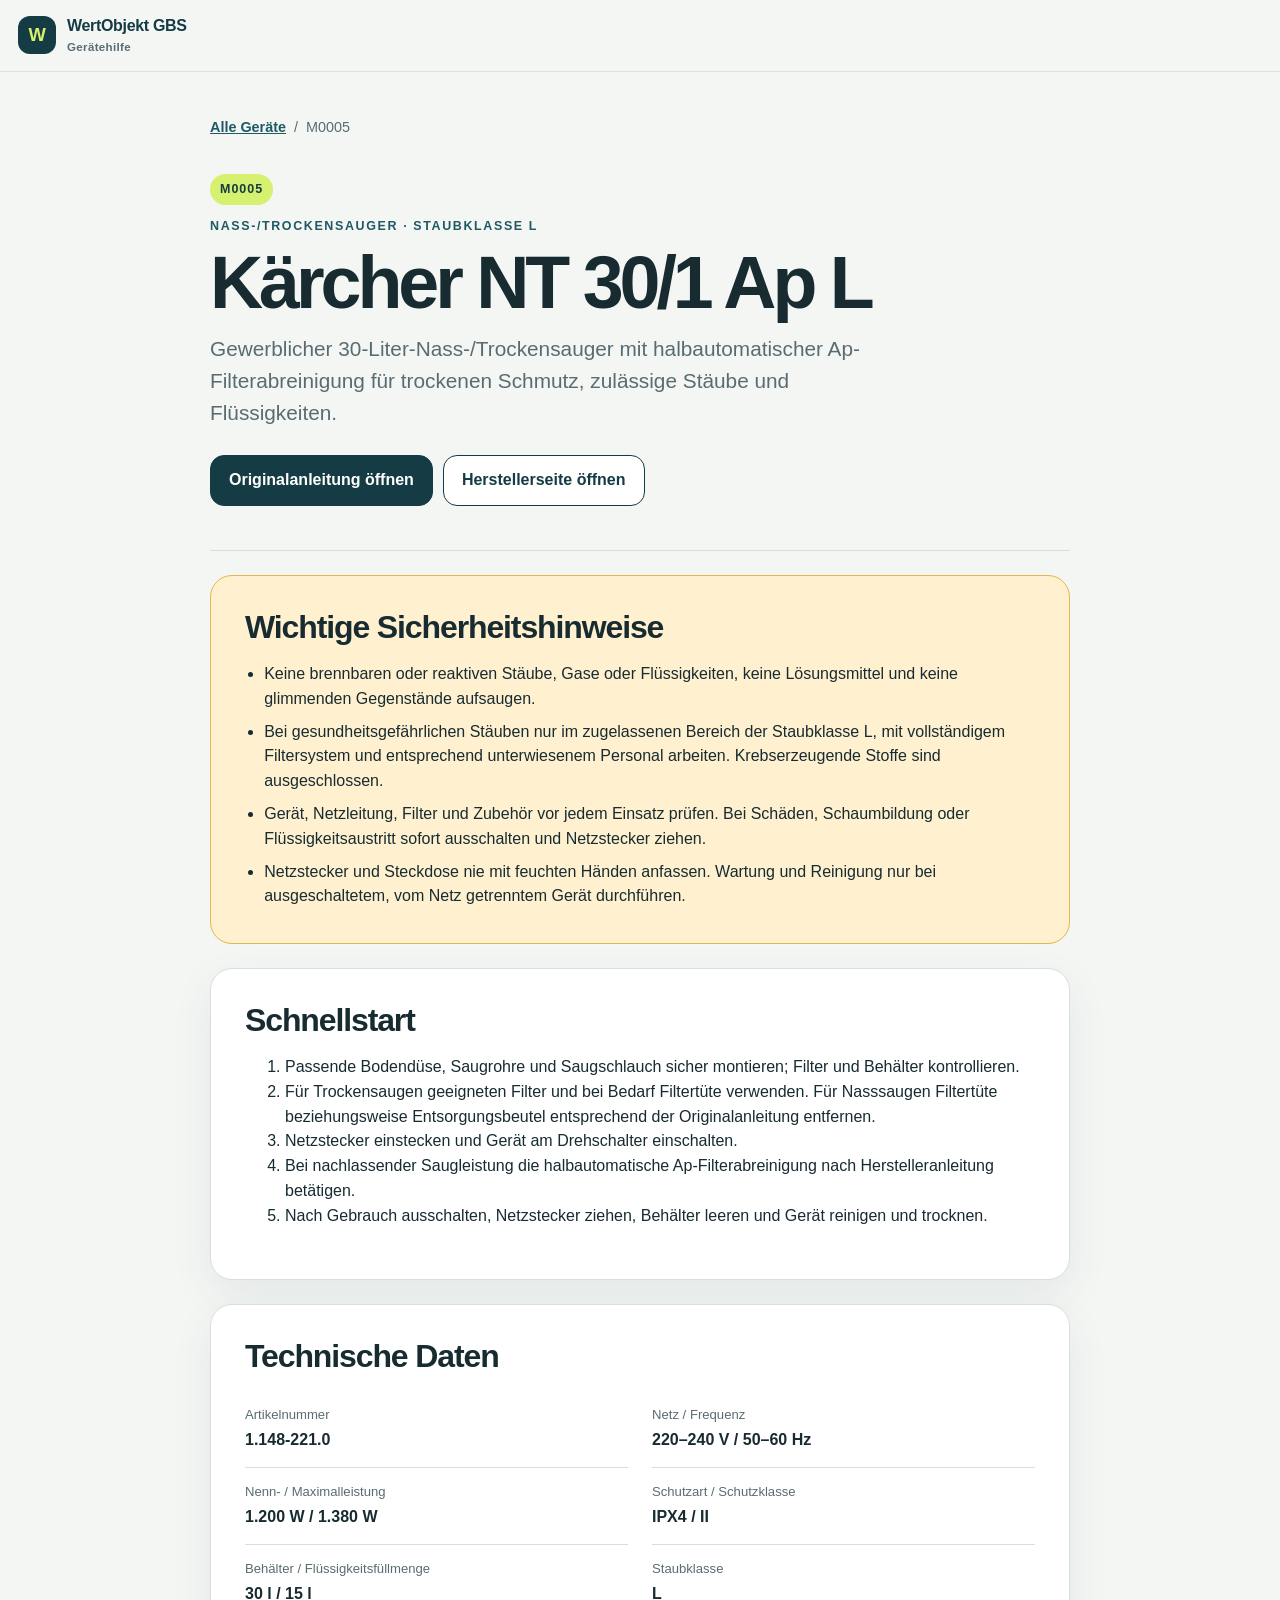
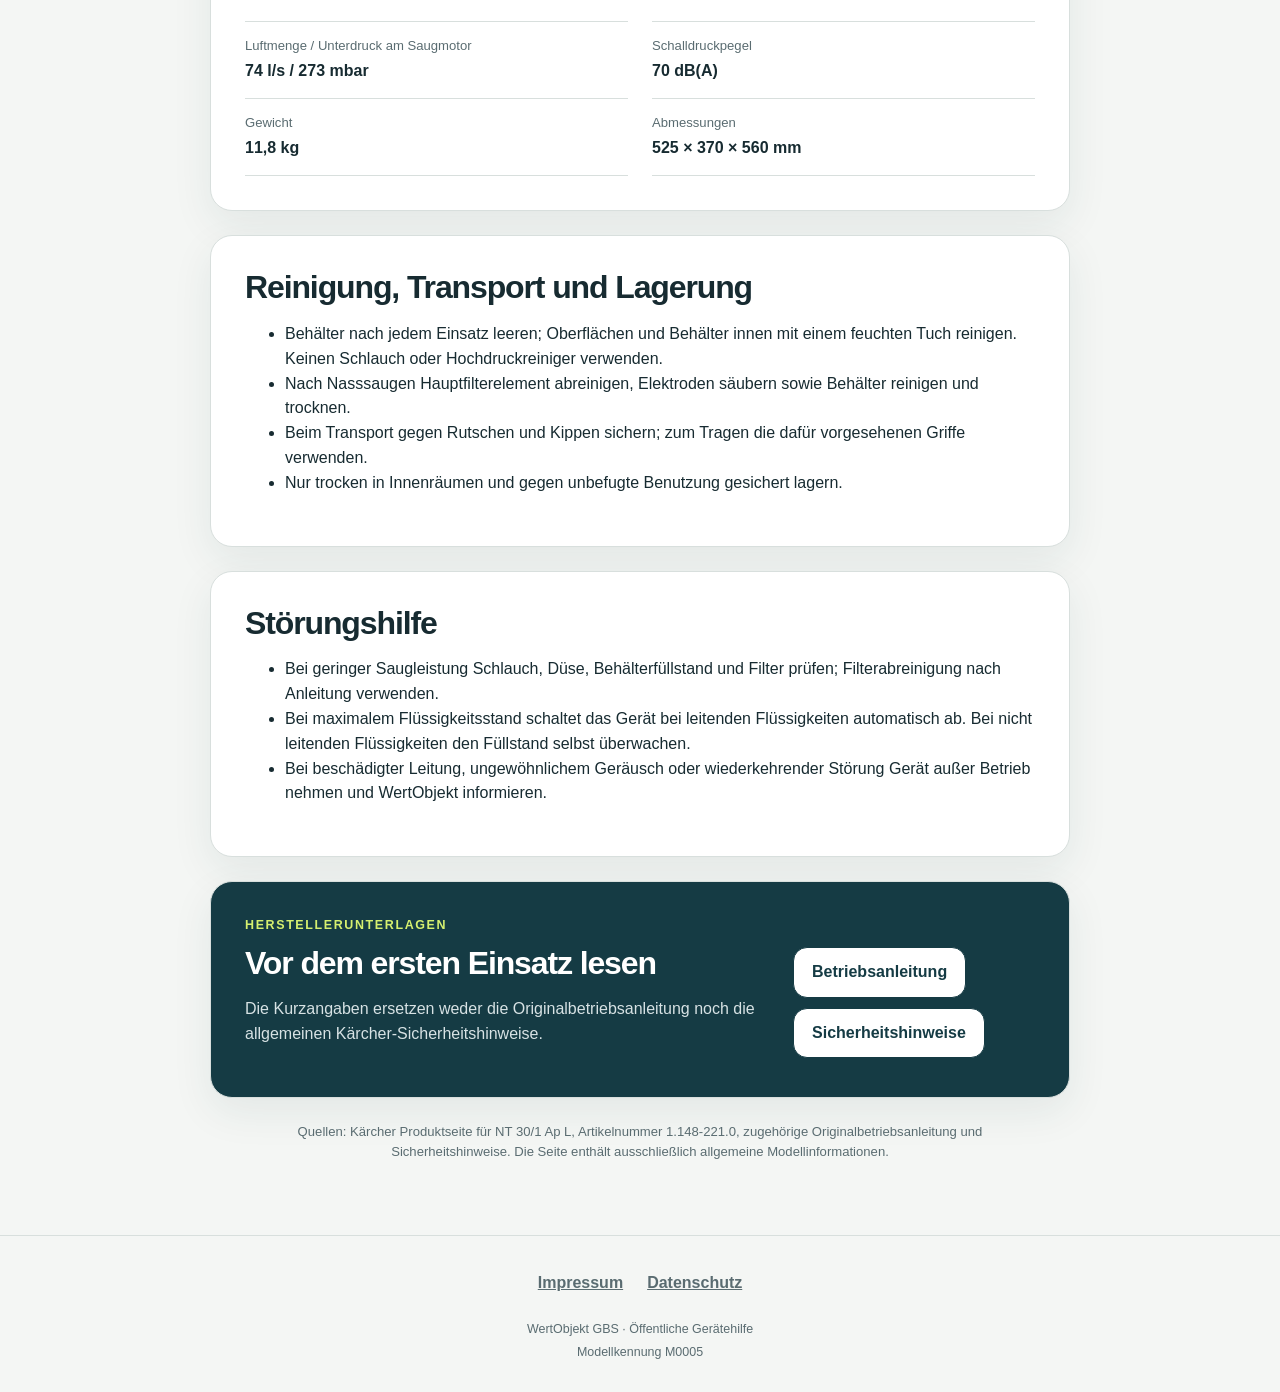
<file: models/m0005/index.html>
<!doctype html>
<html lang="de">
<head>
  <meta charset="utf-8">
  <meta name="viewport" content="width=device-width, initial-scale=1">
  <meta name="theme-color" content="#153b44">
  <meta name="description" content="Bedienung und Sicherheit für den Kärcher Nass-/Trockensauger NT 30/1 Ap L.">
  <title>Kärcher NT 30/1 Ap L | WertObjekt Gerätehilfe</title>
  <link rel="stylesheet" href="../../assets/styles.css">
</head>
<body>
  <header class="site-header"><a class="brand" href="../../"><span class="brand-mark">W</span><span>WertObjekt GBS<small>Gerätehilfe</small></span></a></header>
  <main class="page-shell model-page">
    <nav class="breadcrumb"><a href="../../">Alle Geräte</a><span>/</span><span>M0005</span></nav>
    <section class="model-hero">
      <p class="model-code">M0005</p>
      <p class="eyebrow">Nass-/Trockensauger · Staubklasse L</p>
      <h1>Kärcher NT 30/1 Ap L</h1>
      <p class="lead">Gewerblicher 30-Liter-Nass-/Trockensauger mit halbautomatischer Ap-Filterabreinigung für trockenen Schmutz, zulässige Stäube und Flüssigkeiten.</p>
      <div class="hero-actions">
        <a class="button primary" href="https://dp6jru56judg7.cloudfront.net/BTA/000/BTA-5758316-000-01.pdf" target="_blank" rel="noopener noreferrer">Originalanleitung öffnen</a>
        <a class="button secondary" href="https://www.kaercher.com/at/de/professional/produkte/nt-30-1-ap-l-p11482210" target="_blank" rel="noopener noreferrer">Herstellerseite öffnen</a>
      </div>
    </section>

    <section class="alert">
      <h2>Wichtige Sicherheitshinweise</h2>
      <ul>
        <li>Keine brennbaren oder reaktiven Stäube, Gase oder Flüssigkeiten, keine Lösungsmittel und keine glimmenden Gegenstände aufsaugen.</li>
        <li>Bei gesundheitsgefährlichen Stäuben nur im zugelassenen Bereich der Staubklasse L, mit vollständigem Filtersystem und entsprechend unterwiesenem Personal arbeiten. Krebserzeugende Stoffe sind ausgeschlossen.</li>
        <li>Gerät, Netzleitung, Filter und Zubehör vor jedem Einsatz prüfen. Bei Schäden, Schaumbildung oder Flüssigkeitsaustritt sofort ausschalten und Netzstecker ziehen.</li>
        <li>Netzstecker und Steckdose nie mit feuchten Händen anfassen. Wartung und Reinigung nur bei ausgeschaltetem, vom Netz getrenntem Gerät durchführen.</li>
      </ul>
    </section>

    <section class="content-card">
      <h2>Schnellstart</h2>
      <ol>
        <li>Passende Bodendüse, Saugrohre und Saugschlauch sicher montieren; Filter und Behälter kontrollieren.</li>
        <li>Für Trockensaugen geeigneten Filter und bei Bedarf Filtertüte verwenden. Für Nasssaugen Filtertüte beziehungsweise Entsorgungsbeutel entsprechend der Originalanleitung entfernen.</li>
        <li>Netzstecker einstecken und Gerät am Drehschalter einschalten.</li>
        <li>Bei nachlassender Saugleistung die halbautomatische Ap-Filterabreinigung nach Herstelleranleitung betätigen.</li>
        <li>Nach Gebrauch ausschalten, Netzstecker ziehen, Behälter leeren und Gerät reinigen und trocknen.</li>
      </ol>
    </section>

    <section class="content-card">
      <h2>Technische Daten</h2>
      <dl class="specs">
        <div><dt>Artikelnummer</dt><dd>1.148-221.0</dd></div>
        <div><dt>Netz / Frequenz</dt><dd>220–240 V / 50–60 Hz</dd></div>
        <div><dt>Nenn- / Maximalleistung</dt><dd>1.200 W / 1.380 W</dd></div>
        <div><dt>Schutzart / Schutzklasse</dt><dd>IPX4 / II</dd></div>
        <div><dt>Behälter / Flüssigkeitsfüllmenge</dt><dd>30 l / 15 l</dd></div>
        <div><dt>Staubklasse</dt><dd>L</dd></div>
        <div><dt>Luftmenge / Unterdruck am Saugmotor</dt><dd>74 l/s / 273 mbar</dd></div>
        <div><dt>Schalldruckpegel</dt><dd>70 dB(A)</dd></div>
        <div><dt>Gewicht</dt><dd>11,8 kg</dd></div>
        <div><dt>Abmessungen</dt><dd>525 × 370 × 560 mm</dd></div>
      </dl>
    </section>

    <section class="content-card">
      <h2>Reinigung, Transport und Lagerung</h2>
      <ul>
        <li>Behälter nach jedem Einsatz leeren; Oberflächen und Behälter innen mit einem feuchten Tuch reinigen. Keinen Schlauch oder Hochdruckreiniger verwenden.</li>
        <li>Nach Nasssaugen Hauptfilterelement abreinigen, Elektroden säubern sowie Behälter reinigen und trocknen.</li>
        <li>Beim Transport gegen Rutschen und Kippen sichern; zum Tragen die dafür vorgesehenen Griffe verwenden.</li>
        <li>Nur trocken in Innenräumen und gegen unbefugte Benutzung gesichert lagern.</li>
      </ul>
    </section>

    <section class="content-card">
      <h2>Störungshilfe</h2>
      <ul>
        <li>Bei geringer Saugleistung Schlauch, Düse, Behälterfüllstand und Filter prüfen; Filterabreinigung nach Anleitung verwenden.</li>
        <li>Bei maximalem Flüssigkeitsstand schaltet das Gerät bei leitenden Flüssigkeiten automatisch ab. Bei nicht leitenden Flüssigkeiten den Füllstand selbst überwachen.</li>
        <li>Bei beschädigter Leitung, ungewöhnlichem Geräusch oder wiederkehrender Störung Gerät außer Betrieb nehmen und WertObjekt informieren.</li>
      </ul>
    </section>

    <section class="manual-card">
      <div><p class="eyebrow">Herstellerunterlagen</p><h2>Vor dem ersten Einsatz lesen</h2><p>Die Kurzangaben ersetzen weder die Originalbetriebsanleitung noch die allgemeinen Kärcher-Sicherheitshinweise.</p></div>
      <div class="hero-actions">
        <a class="button secondary" href="https://dp6jru56judg7.cloudfront.net/BTA/000/BTA-5758316-000-01.pdf" target="_blank" rel="noopener noreferrer">Betriebsanleitung</a>
        <a class="button secondary" href="https://dp6jru56judg7.cloudfront.net/BTA/000/BTA-1000179-000-16.pdf" target="_blank" rel="noopener noreferrer">Sicherheitshinweise</a>
      </div>
    </section>
    <p class="source-note">Quellen: Kärcher Produktseite für NT 30/1 Ap L, Artikelnummer 1.148-221.0, zugehörige Originalbetriebsanleitung und Sicherheitshinweise. Die Seite enthält ausschließlich allgemeine Modellinformationen.</p>
  </main>
  <footer><nav class="legal-nav" aria-label="Rechtliche Informationen"><a href="/wertobjekt-geraetepass/impressum/">Impressum</a><a href="/wertobjekt-geraetepass/datenschutz/">Datenschutz</a></nav><p>WertObjekt GBS · Öffentliche Gerätehilfe</p><p>Modellkennung M0005</p></footer>
</body>
</html>
</file>
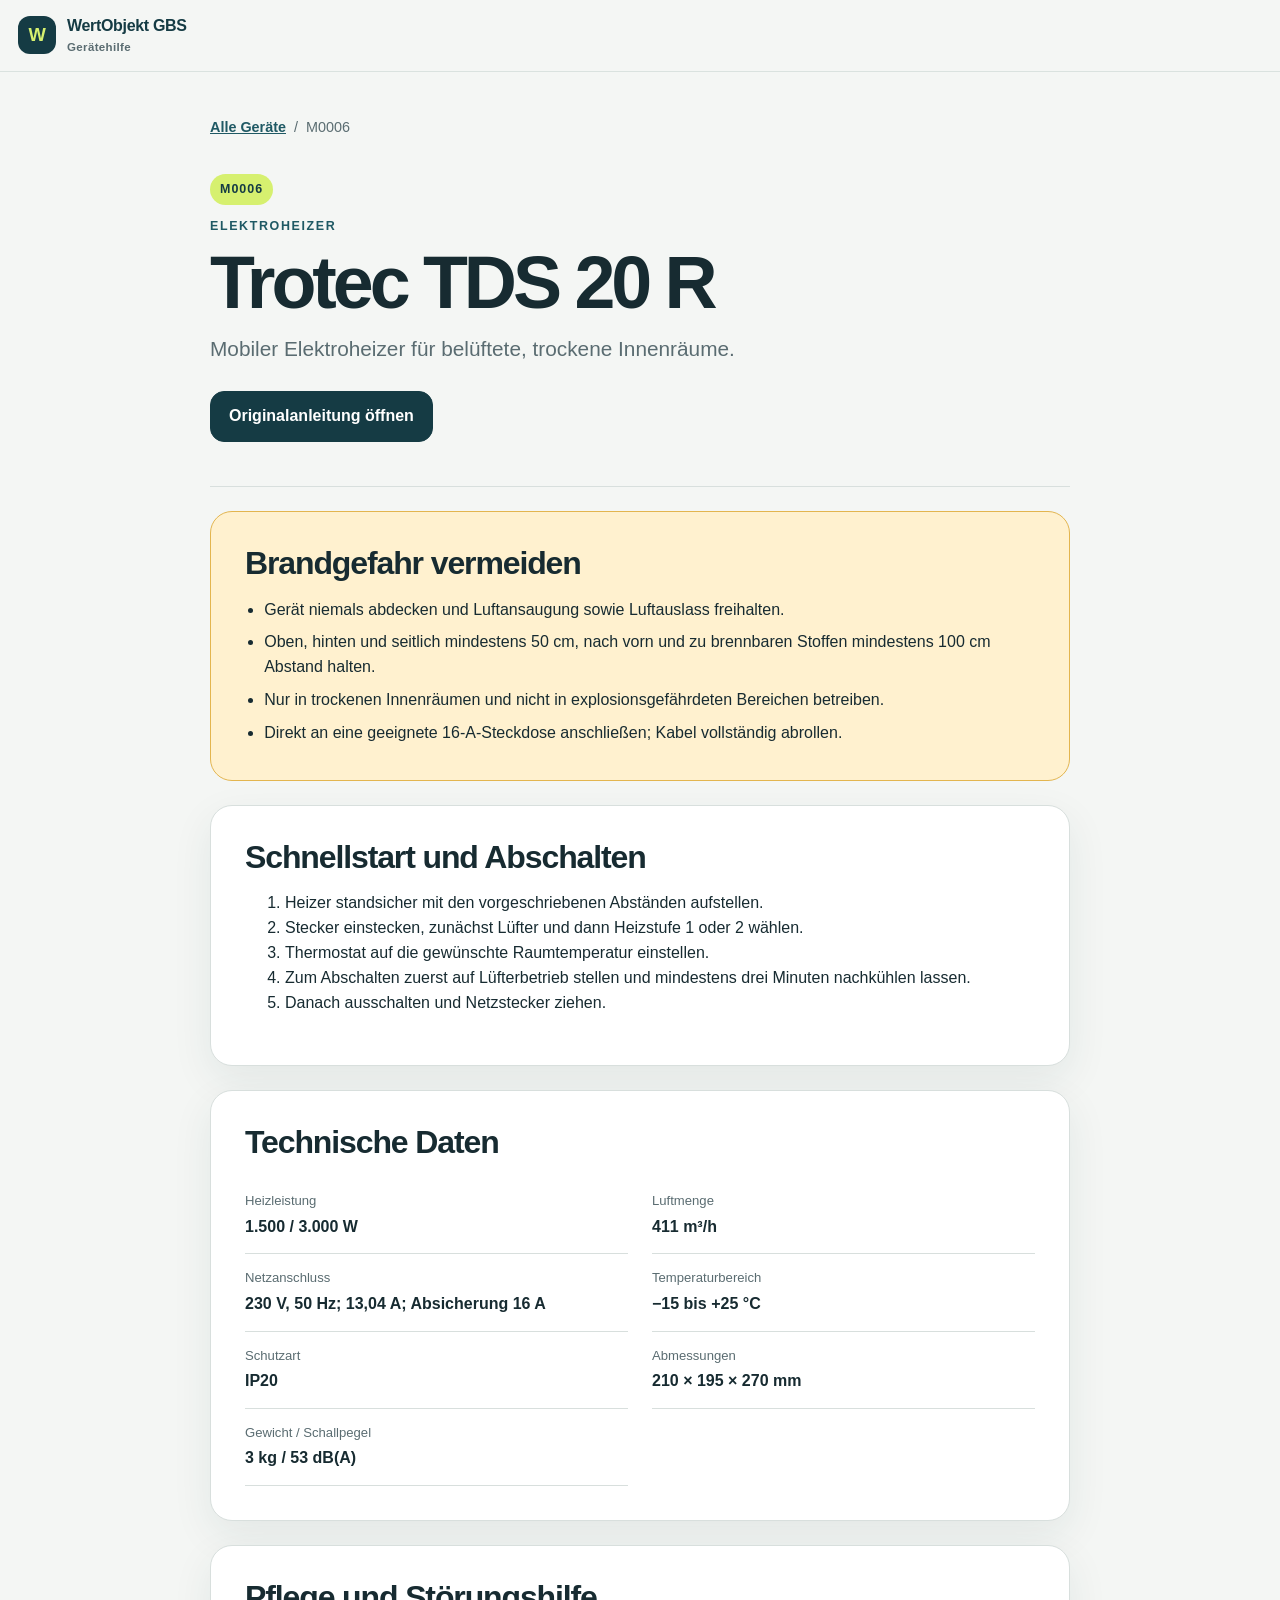
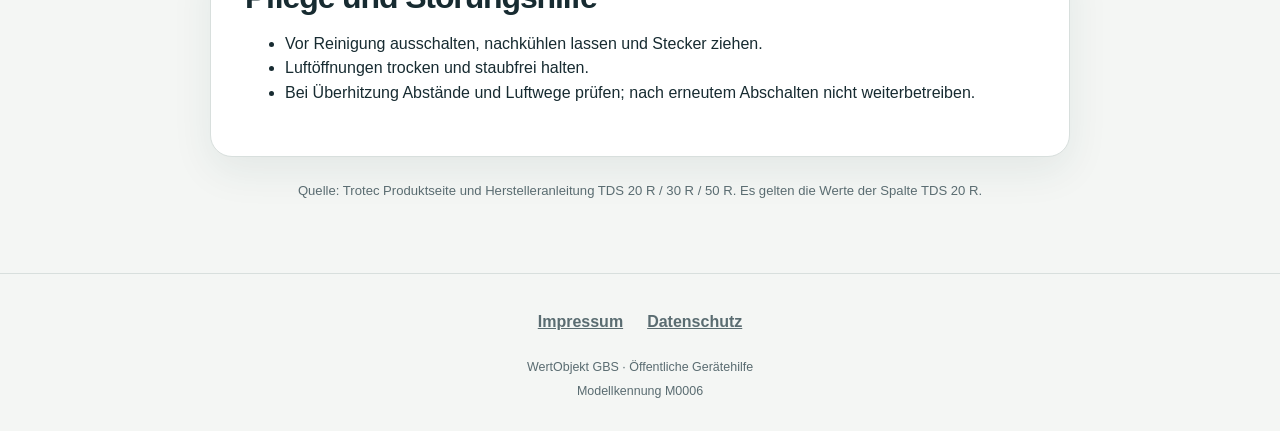
<file: models/m0006/index.html>
<!doctype html>
<html lang="de"><head><meta charset="utf-8"><meta name="viewport" content="width=device-width, initial-scale=1"><meta name="theme-color" content="#153b44"><meta name="description" content="Bedienung und Sicherheit für den Trotec Elektroheizer TDS 20 R."><title>Trotec TDS 20 R | WertObjekt Gerätehilfe</title><link rel="stylesheet" href="../../assets/styles.css"></head>
<body><header class="site-header"><a class="brand" href="../../"><span class="brand-mark">W</span><span>WertObjekt GBS<small>Gerätehilfe</small></span></a></header><main class="page-shell model-page">
<nav class="breadcrumb"><a href="../../">Alle Geräte</a><span>/</span><span>M0006</span></nav><section class="model-hero"><p class="model-code">M0006</p><p class="eyebrow">Elektroheizer</p><h1>Trotec TDS 20 R</h1><p class="lead">Mobiler Elektroheizer für belüftete, trockene Innenräume.</p><div class="hero-actions"><a class="button primary" href="https://de.trotec.com/fileadmin/downloads/Beheizung/tds20r-30r-50r/TRT-BA-TDS-20R-TDS-30R-TDS-50R-TC-016-DE.pdf" target="_blank" rel="noopener noreferrer">Originalanleitung öffnen</a></div></section>
<section class="alert"><h2>Brandgefahr vermeiden</h2><ul><li>Gerät niemals abdecken und Luftansaugung sowie Luftauslass freihalten.</li><li>Oben, hinten und seitlich mindestens 50 cm, nach vorn und zu brennbaren Stoffen mindestens 100 cm Abstand halten.</li><li>Nur in trockenen Innenräumen und nicht in explosionsgefährdeten Bereichen betreiben.</li><li>Direkt an eine geeignete 16-A-Steckdose anschließen; Kabel vollständig abrollen.</li></ul></section>
<section class="content-card"><h2>Schnellstart und Abschalten</h2><ol><li>Heizer standsicher mit den vorgeschriebenen Abständen aufstellen.</li><li>Stecker einstecken, zunächst Lüfter und dann Heizstufe 1 oder 2 wählen.</li><li>Thermostat auf die gewünschte Raumtemperatur einstellen.</li><li>Zum Abschalten zuerst auf Lüfterbetrieb stellen und mindestens drei Minuten nachkühlen lassen.</li><li>Danach ausschalten und Netzstecker ziehen.</li></ol></section>
<section class="content-card"><h2>Technische Daten</h2><dl class="specs"><div><dt>Heizleistung</dt><dd>1.500 / 3.000 W</dd></div><div><dt>Luftmenge</dt><dd>411 m³/h</dd></div><div><dt>Netzanschluss</dt><dd>230 V, 50 Hz; 13,04 A; Absicherung 16 A</dd></div><div><dt>Temperaturbereich</dt><dd>−15 bis +25 °C</dd></div><div><dt>Schutzart</dt><dd>IP20</dd></div><div><dt>Abmessungen</dt><dd>210 × 195 × 270 mm</dd></div><div><dt>Gewicht / Schallpegel</dt><dd>3 kg / 53 dB(A)</dd></div></dl></section>
<section class="content-card"><h2>Pflege und Störungshilfe</h2><ul><li>Vor Reinigung ausschalten, nachkühlen lassen und Stecker ziehen.</li><li>Luftöffnungen trocken und staubfrei halten.</li><li>Bei Überhitzung Abstände und Luftwege prüfen; nach erneutem Abschalten nicht weiterbetreiben.</li></ul></section><p class="source-note">Quelle: Trotec Produktseite und Herstelleranleitung TDS 20 R / 30 R / 50 R. Es gelten die Werte der Spalte TDS 20 R.</p></main><footer><nav class="legal-nav" aria-label="Rechtliche Informationen"><a href="/wertobjekt-geraetepass/impressum/">Impressum</a><a href="/wertobjekt-geraetepass/datenschutz/">Datenschutz</a></nav><p>WertObjekt GBS · Öffentliche Gerätehilfe</p><p>Modellkennung M0006</p></footer></body></html>
</file>
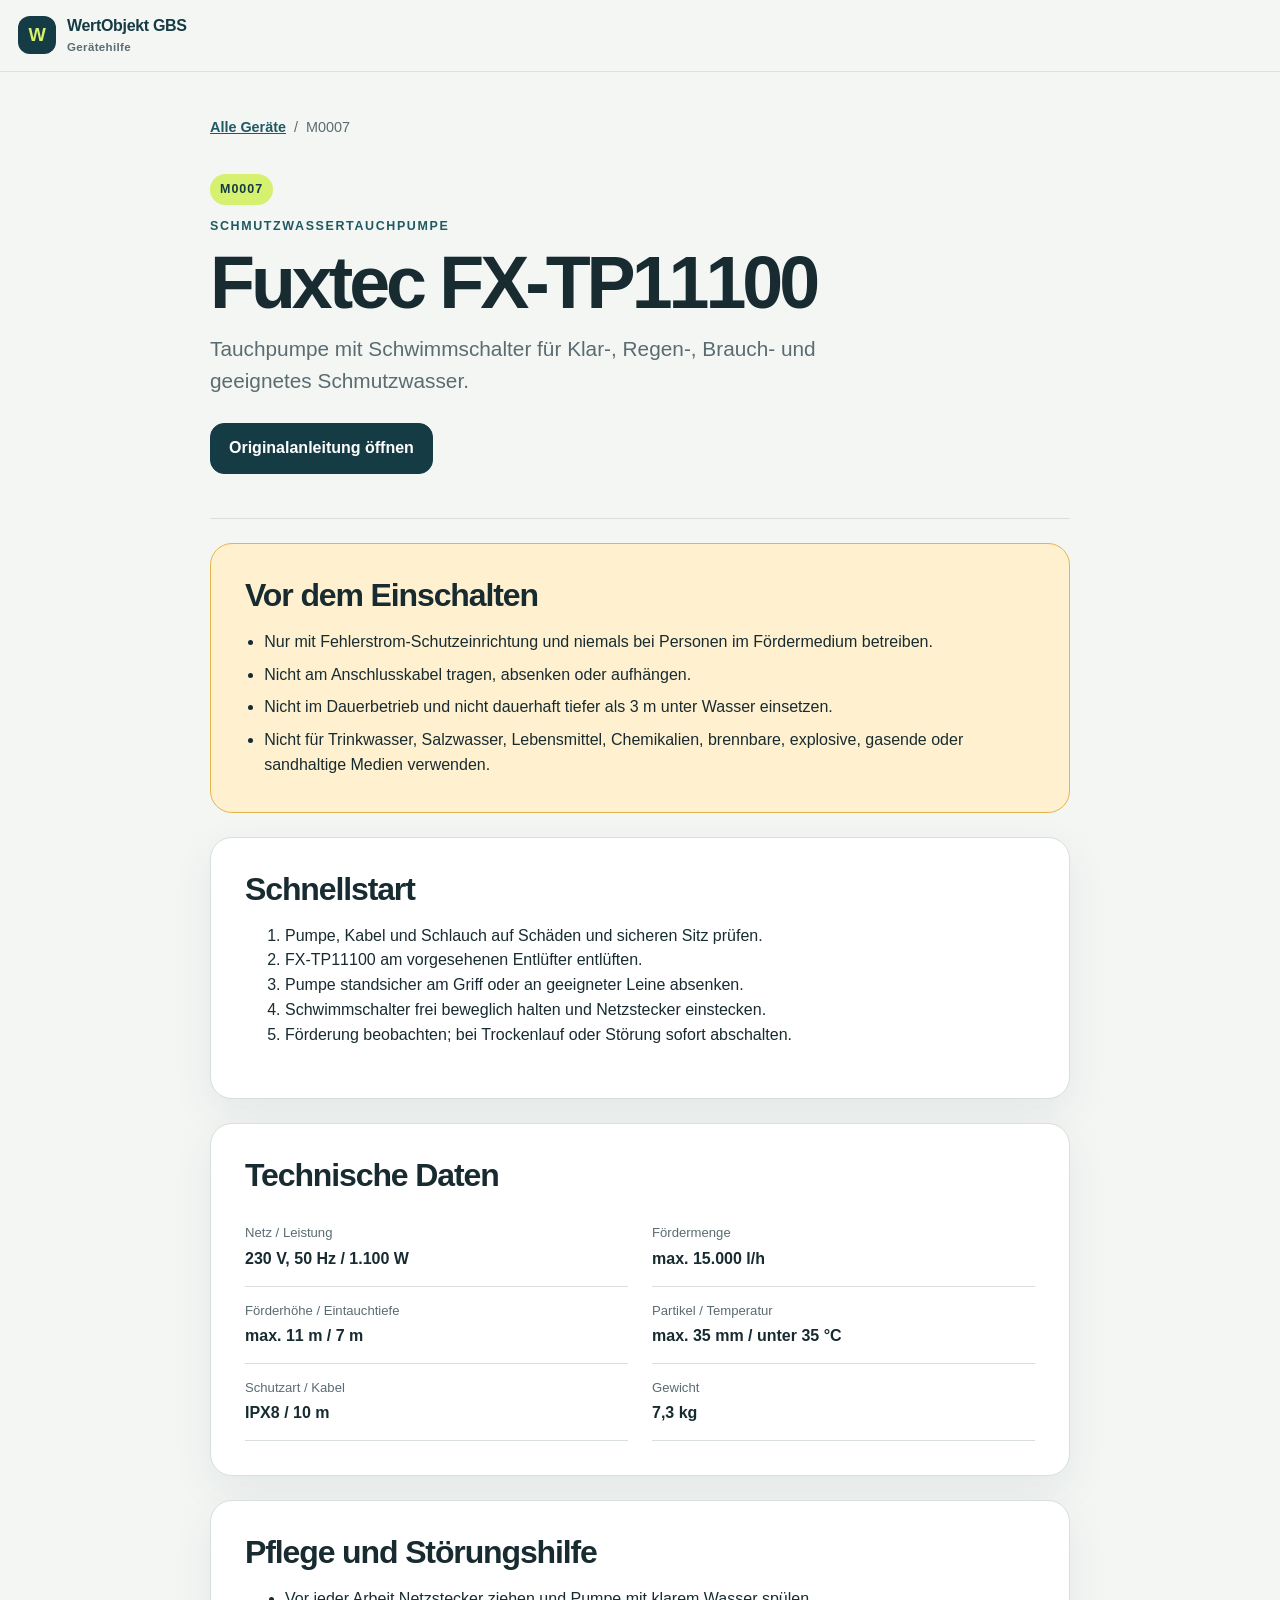
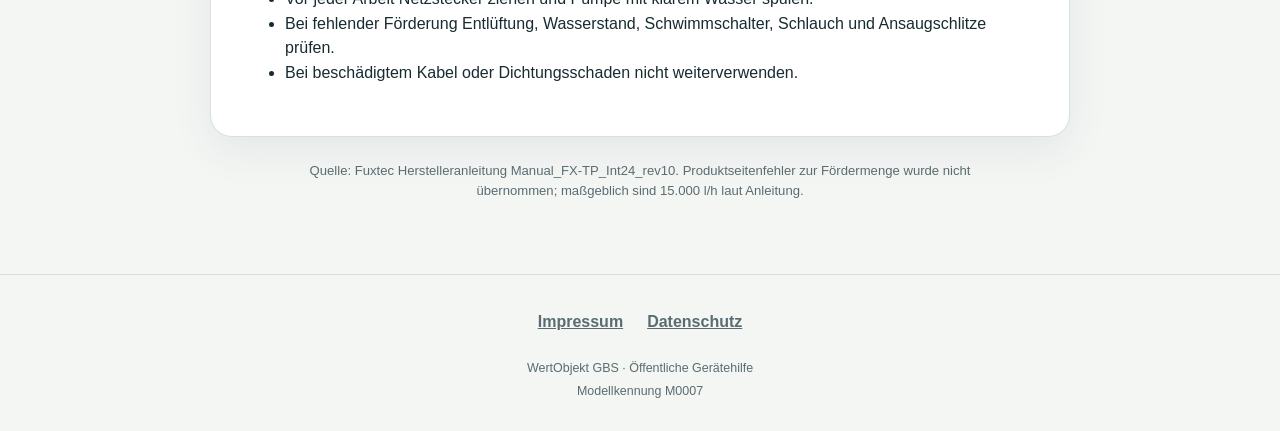
<file: models/m0007/index.html>
<!doctype html>
<html lang="de"><head><meta charset="utf-8"><meta name="viewport" content="width=device-width, initial-scale=1"><meta name="theme-color" content="#153b44"><meta name="description" content="Bedienung und Sicherheit für die Fuxtec Tauchpumpe FX-TP11100."><title>Fuxtec FX-TP11100 | WertObjekt Gerätehilfe</title><link rel="stylesheet" href="../../assets/styles.css"></head>
<body><header class="site-header"><a class="brand" href="../../"><span class="brand-mark">W</span><span>WertObjekt GBS<small>Gerätehilfe</small></span></a></header><main class="page-shell model-page">
<nav class="breadcrumb"><a href="../../">Alle Geräte</a><span>/</span><span>M0007</span></nav><section class="model-hero"><p class="model-code">M0007</p><p class="eyebrow">Schmutzwassertauchpumpe</p><h1>Fuxtec FX-TP11100</h1><p class="lead">Tauchpumpe mit Schwimmschalter für Klar-, Regen-, Brauch- und geeignetes Schmutzwasser.</p><div class="hero-actions"><a class="button primary" href="https://media.fuxtec.de/Manuals/Manual_FX-TP_Int24_rev10.pdf" target="_blank" rel="noopener noreferrer">Originalanleitung öffnen</a></div></section>
<section class="alert"><h2>Vor dem Einschalten</h2><ul><li>Nur mit Fehlerstrom-Schutzeinrichtung und niemals bei Personen im Fördermedium betreiben.</li><li>Nicht am Anschlusskabel tragen, absenken oder aufhängen.</li><li>Nicht im Dauerbetrieb und nicht dauerhaft tiefer als 3 m unter Wasser einsetzen.</li><li>Nicht für Trinkwasser, Salzwasser, Lebensmittel, Chemikalien, brennbare, explosive, gasende oder sandhaltige Medien verwenden.</li></ul></section>
<section class="content-card"><h2>Schnellstart</h2><ol><li>Pumpe, Kabel und Schlauch auf Schäden und sicheren Sitz prüfen.</li><li>FX-TP11100 am vorgesehenen Entlüfter entlüften.</li><li>Pumpe standsicher am Griff oder an geeigneter Leine absenken.</li><li>Schwimmschalter frei beweglich halten und Netzstecker einstecken.</li><li>Förderung beobachten; bei Trockenlauf oder Störung sofort abschalten.</li></ol></section>
<section class="content-card"><h2>Technische Daten</h2><dl class="specs"><div><dt>Netz / Leistung</dt><dd>230 V, 50 Hz / 1.100 W</dd></div><div><dt>Fördermenge</dt><dd>max. 15.000 l/h</dd></div><div><dt>Förderhöhe / Eintauchtiefe</dt><dd>max. 11 m / 7 m</dd></div><div><dt>Partikel / Temperatur</dt><dd>max. 35 mm / unter 35 °C</dd></div><div><dt>Schutzart / Kabel</dt><dd>IPX8 / 10 m</dd></div><div><dt>Gewicht</dt><dd>7,3 kg</dd></div></dl></section>
<section class="content-card"><h2>Pflege und Störungshilfe</h2><ul><li>Vor jeder Arbeit Netzstecker ziehen und Pumpe mit klarem Wasser spülen.</li><li>Bei fehlender Förderung Entlüftung, Wasserstand, Schwimmschalter, Schlauch und Ansaugschlitze prüfen.</li><li>Bei beschädigtem Kabel oder Dichtungsschaden nicht weiterverwenden.</li></ul></section><p class="source-note">Quelle: Fuxtec Herstelleranleitung Manual_FX-TP_Int24_rev10. Produktseitenfehler zur Fördermenge wurde nicht übernommen; maßgeblich sind 15.000 l/h laut Anleitung.</p></main><footer><nav class="legal-nav" aria-label="Rechtliche Informationen"><a href="/wertobjekt-geraetepass/impressum/">Impressum</a><a href="/wertobjekt-geraetepass/datenschutz/">Datenschutz</a></nav><p>WertObjekt GBS · Öffentliche Gerätehilfe</p><p>Modellkennung M0007</p></footer></body></html>
</file>
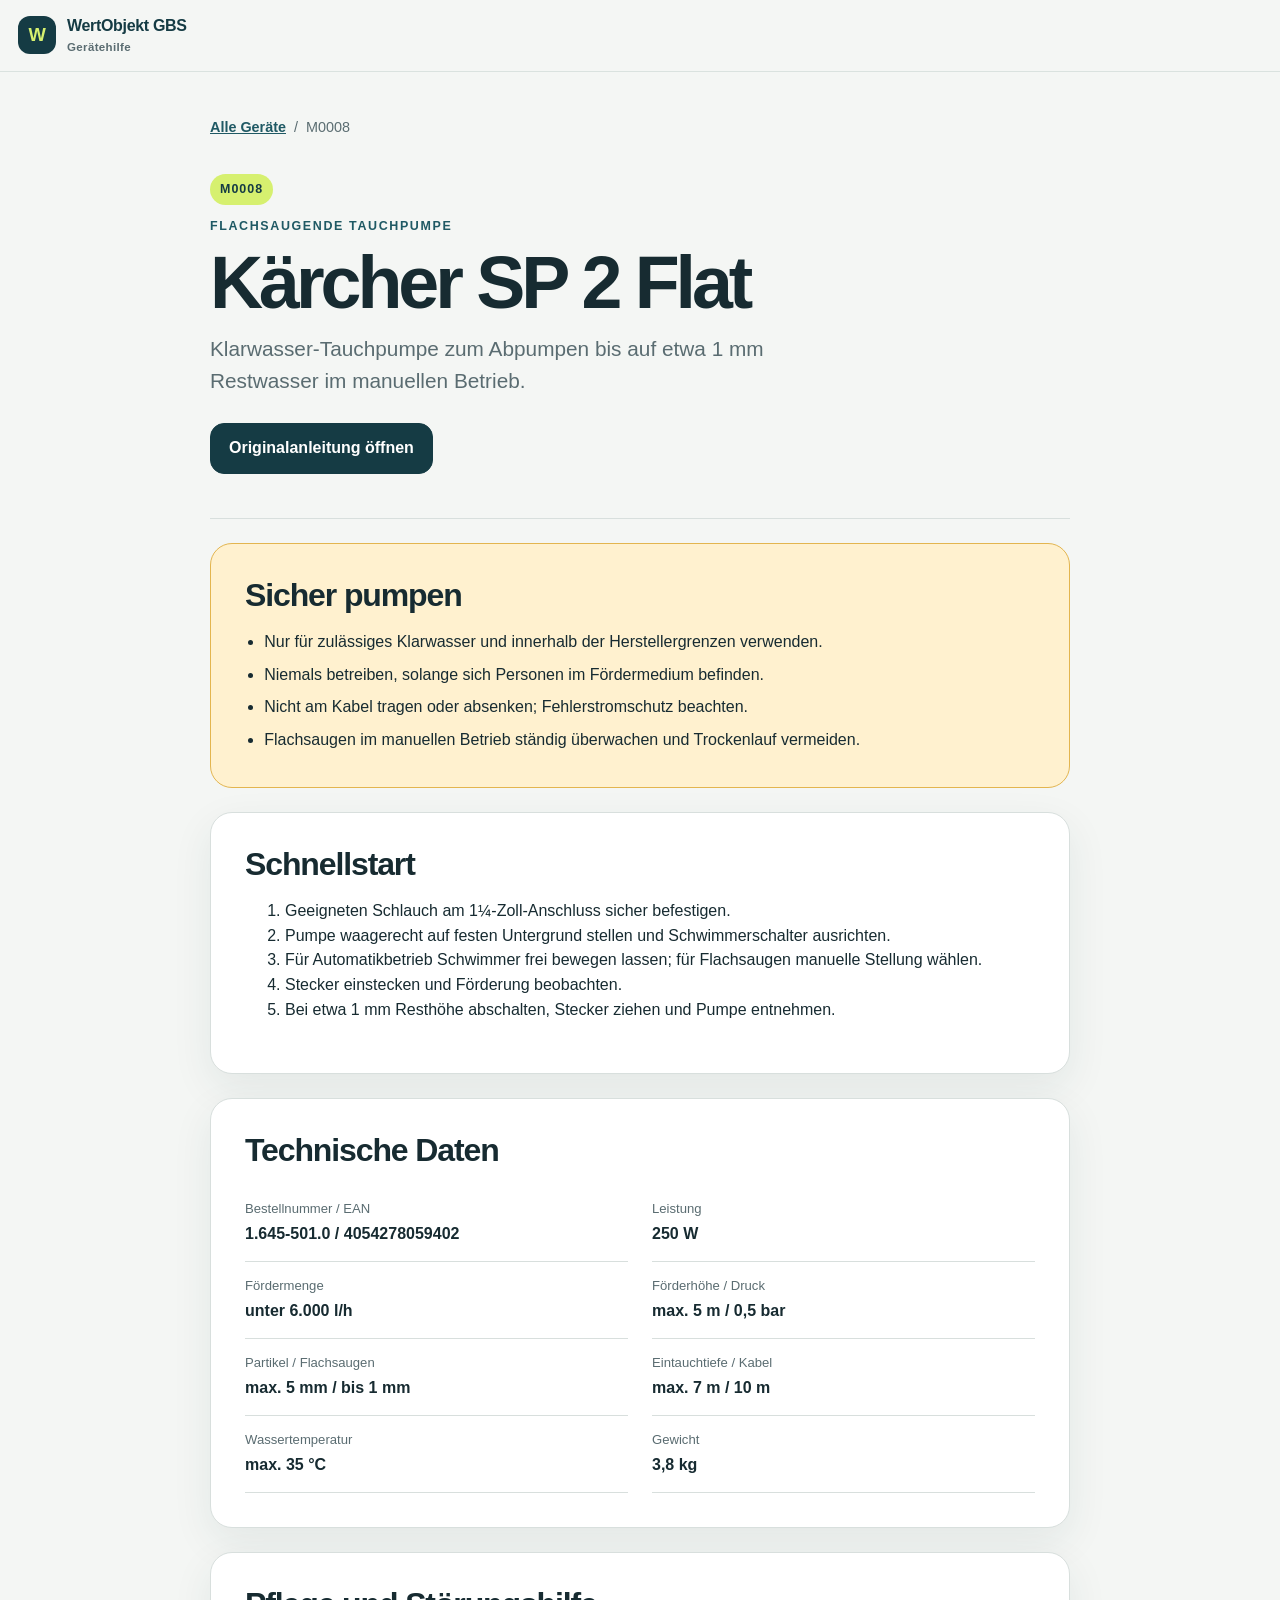
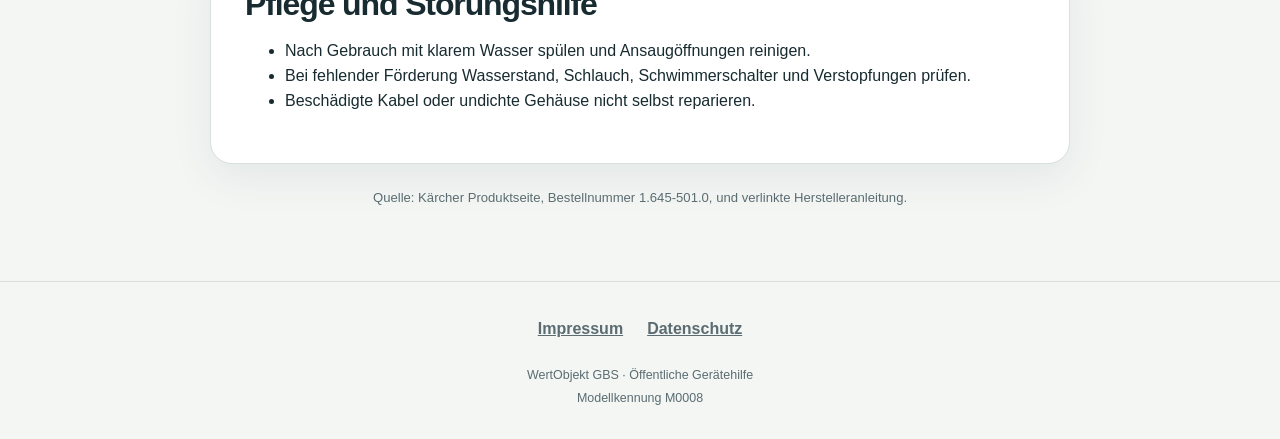
<file: models/m0008/index.html>
<!doctype html>
<html lang="de"><head><meta charset="utf-8"><meta name="viewport" content="width=device-width, initial-scale=1"><meta name="theme-color" content="#153b44"><meta name="description" content="Bedienung und Sicherheit für die Kärcher Tauchpumpe SP 2 Flat."><title>Kärcher SP 2 Flat | WertObjekt Gerätehilfe</title><link rel="stylesheet" href="../../assets/styles.css"></head>
<body><header class="site-header"><a class="brand" href="../../"><span class="brand-mark">W</span><span>WertObjekt GBS<small>Gerätehilfe</small></span></a></header><main class="page-shell model-page">
<nav class="breadcrumb"><a href="../../">Alle Geräte</a><span>/</span><span>M0008</span></nav><section class="model-hero"><p class="model-code">M0008</p><p class="eyebrow">Flachsaugende Tauchpumpe</p><h1>Kärcher SP 2 Flat</h1><p class="lead">Klarwasser-Tauchpumpe zum Abpumpen bis auf etwa 1 mm Restwasser im manuellen Betrieb.</p><div class="hero-actions"><a class="button primary" href="https://dp6jru56judg7.cloudfront.net/BTA/000/BTA-5421700-000-04.pdf" target="_blank" rel="noopener noreferrer">Originalanleitung öffnen</a></div></section>
<section class="alert"><h2>Sicher pumpen</h2><ul><li>Nur für zulässiges Klarwasser und innerhalb der Herstellergrenzen verwenden.</li><li>Niemals betreiben, solange sich Personen im Fördermedium befinden.</li><li>Nicht am Kabel tragen oder absenken; Fehlerstromschutz beachten.</li><li>Flachsaugen im manuellen Betrieb ständig überwachen und Trockenlauf vermeiden.</li></ul></section>
<section class="content-card"><h2>Schnellstart</h2><ol><li>Geeigneten Schlauch am 1¼-Zoll-Anschluss sicher befestigen.</li><li>Pumpe waagerecht auf festen Untergrund stellen und Schwimmerschalter ausrichten.</li><li>Für Automatikbetrieb Schwimmer frei bewegen lassen; für Flachsaugen manuelle Stellung wählen.</li><li>Stecker einstecken und Förderung beobachten.</li><li>Bei etwa 1 mm Resthöhe abschalten, Stecker ziehen und Pumpe entnehmen.</li></ol></section>
<section class="content-card"><h2>Technische Daten</h2><dl class="specs"><div><dt>Bestellnummer / EAN</dt><dd>1.645-501.0 / 4054278059402</dd></div><div><dt>Leistung</dt><dd>250 W</dd></div><div><dt>Fördermenge</dt><dd>unter 6.000 l/h</dd></div><div><dt>Förderhöhe / Druck</dt><dd>max. 5 m / 0,5 bar</dd></div><div><dt>Partikel / Flachsaugen</dt><dd>max. 5 mm / bis 1 mm</dd></div><div><dt>Eintauchtiefe / Kabel</dt><dd>max. 7 m / 10 m</dd></div><div><dt>Wassertemperatur</dt><dd>max. 35 °C</dd></div><div><dt>Gewicht</dt><dd>3,8 kg</dd></div></dl></section>
<section class="content-card"><h2>Pflege und Störungshilfe</h2><ul><li>Nach Gebrauch mit klarem Wasser spülen und Ansaugöffnungen reinigen.</li><li>Bei fehlender Förderung Wasserstand, Schlauch, Schwimmerschalter und Verstopfungen prüfen.</li><li>Beschädigte Kabel oder undichte Gehäuse nicht selbst reparieren.</li></ul></section><p class="source-note">Quelle: Kärcher Produktseite, Bestellnummer 1.645-501.0, und verlinkte Herstelleranleitung.</p></main><footer><nav class="legal-nav" aria-label="Rechtliche Informationen"><a href="/wertobjekt-geraetepass/impressum/">Impressum</a><a href="/wertobjekt-geraetepass/datenschutz/">Datenschutz</a></nav><p>WertObjekt GBS · Öffentliche Gerätehilfe</p><p>Modellkennung M0008</p></footer></body></html>
</file>
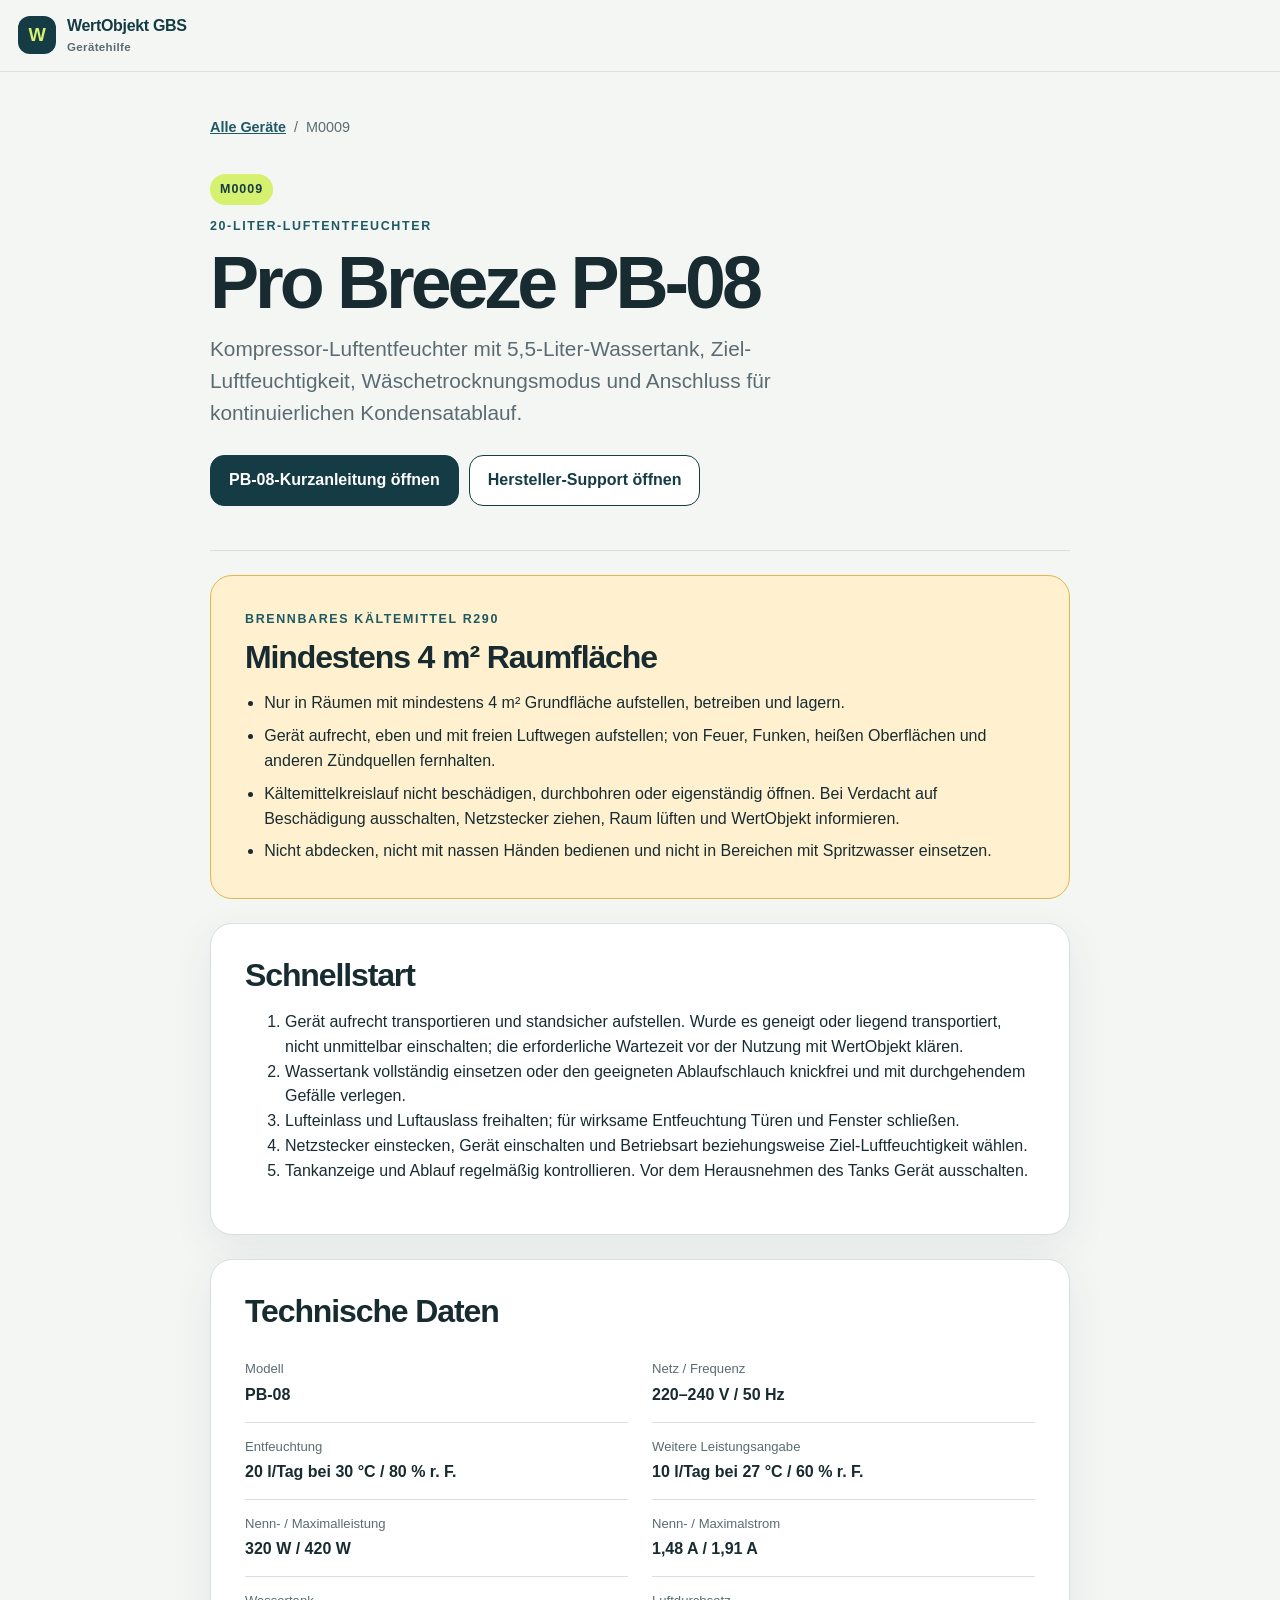
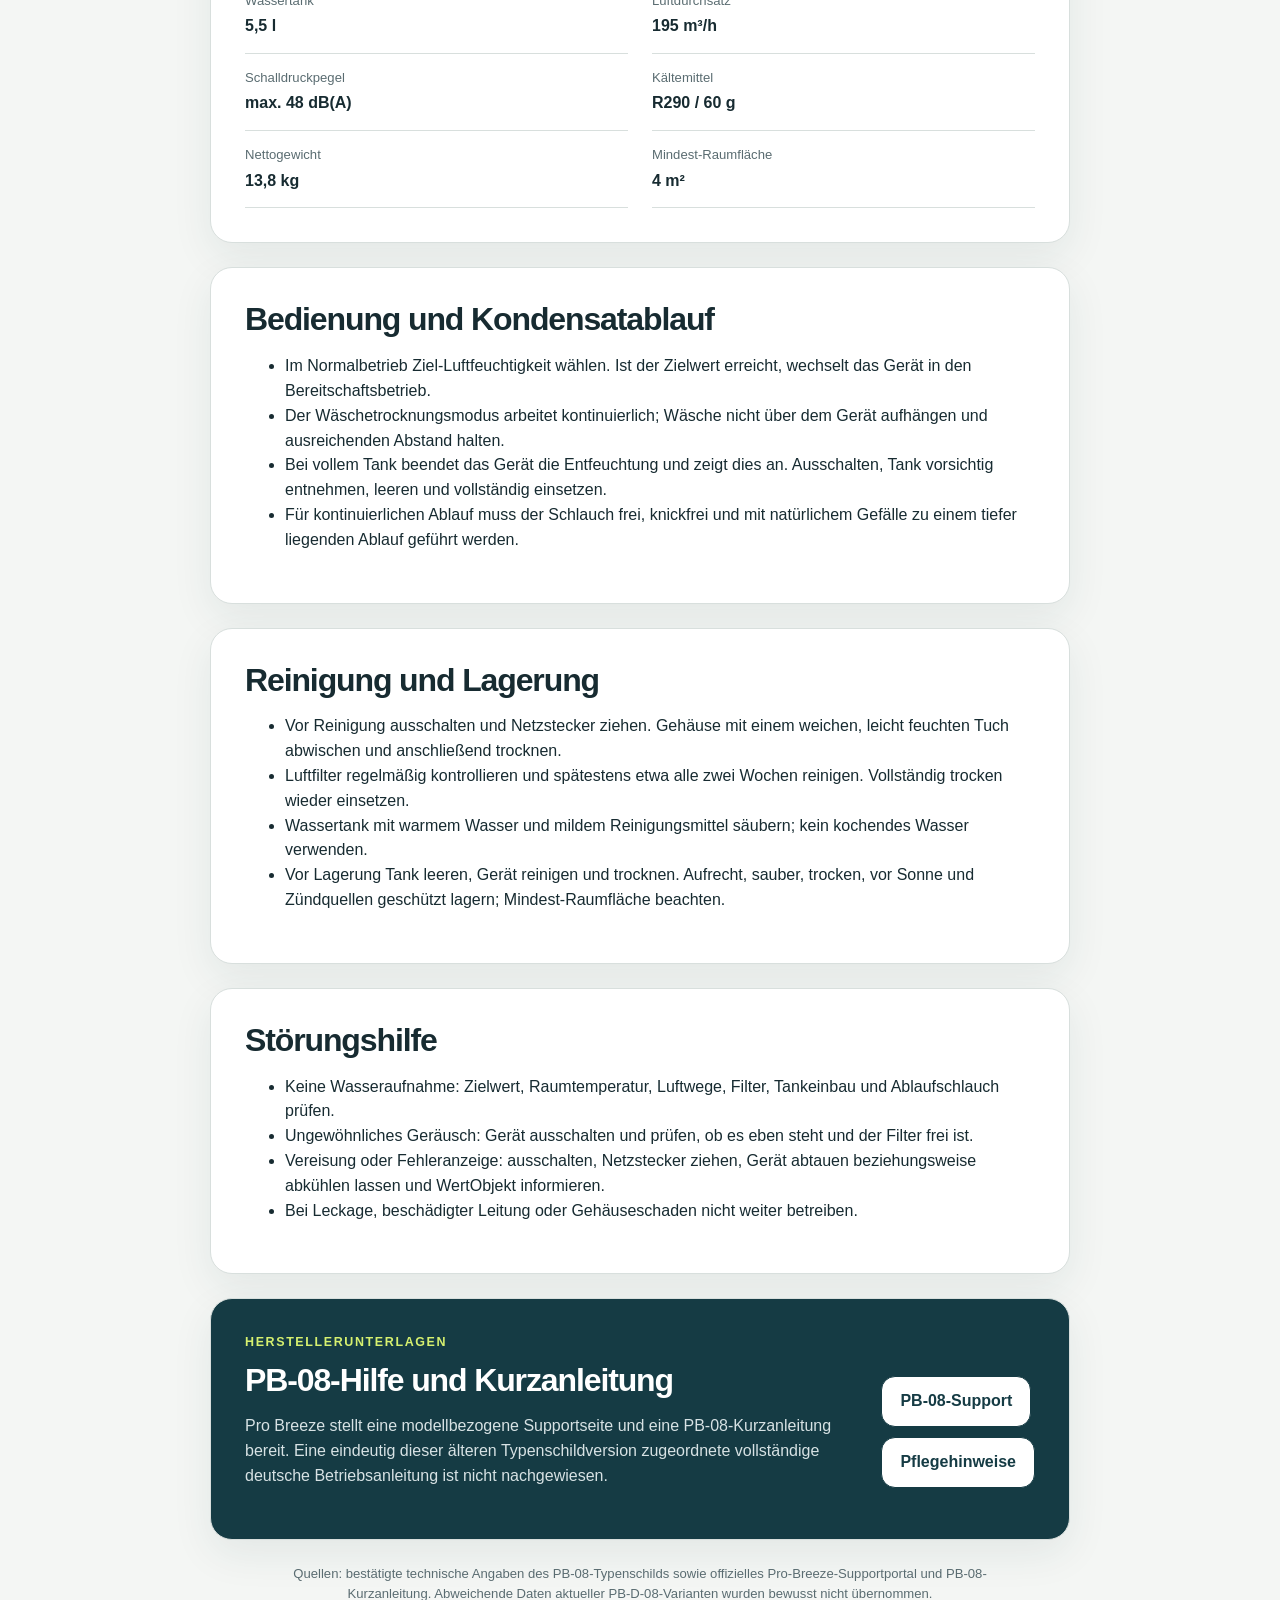
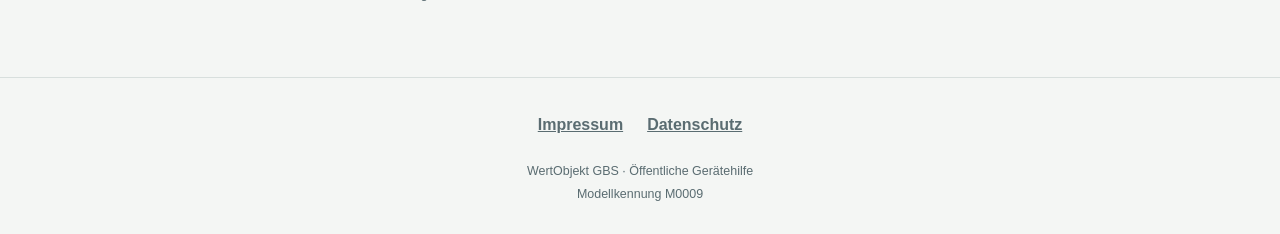
<file: models/m0009/index.html>
<!doctype html>
<html lang="de">
<head>
  <meta charset="utf-8">
  <meta name="viewport" content="width=device-width, initial-scale=1">
  <meta name="theme-color" content="#153b44">
  <meta name="description" content="Bedienung und Sicherheit für den Pro Breeze PB-08 20-Liter-Luftentfeuchter.">
  <title>Pro Breeze PB-08 | WertObjekt Gerätehilfe</title>
  <link rel="stylesheet" href="../../assets/styles.css">
</head>
<body>
  <header class="site-header"><a class="brand" href="../../"><span class="brand-mark">W</span><span>WertObjekt GBS<small>Gerätehilfe</small></span></a></header>
  <main class="page-shell model-page">
    <nav class="breadcrumb"><a href="../../">Alle Geräte</a><span>/</span><span>M0009</span></nav>
    <section class="model-hero">
      <p class="model-code">M0009</p>
      <p class="eyebrow">20-Liter-Luftentfeuchter</p>
      <h1>Pro Breeze PB-08</h1>
      <p class="lead">Kompressor-Luftentfeuchter mit 5,5-Liter-Wassertank, Ziel-Luftfeuchtigkeit, Wäschetrocknungsmodus und Anschluss für kontinuierlichen Kondensatablauf.</p>
      <div class="hero-actions">
        <a class="button primary" href="https://attachments.gorgias.help/0eMnwxKBgKK79bDN/hc/RdOkb7opQBxVXGNr/2024052913-61b3a2b2-bf7a-4ac1-9d4b-2e378fd3d02d-pb-08_quick_start_guide_%28uk%29_final_feb_24_v1-b0da7575-cd58-4a98-9aad-59d498719076.pdf" target="_blank" rel="noopener noreferrer">PB-08-Kurzanleitung öffnen</a>
        <a class="button secondary" href="https://support.probreeze.com/de-DE/articles/pb-08---20l-luftentfeuchter-mit-waschetrocknungsmodus-140670" target="_blank" rel="noopener noreferrer">Hersteller-Support öffnen</a>
      </div>
    </section>

    <section class="alert">
      <p class="eyebrow">Brennbares Kältemittel R290</p>
      <h2>Mindestens 4 m² Raumfläche</h2>
      <ul>
        <li>Nur in Räumen mit mindestens 4 m² Grundfläche aufstellen, betreiben und lagern.</li>
        <li>Gerät aufrecht, eben und mit freien Luftwegen aufstellen; von Feuer, Funken, heißen Oberflächen und anderen Zündquellen fernhalten.</li>
        <li>Kältemittelkreislauf nicht beschädigen, durchbohren oder eigenständig öffnen. Bei Verdacht auf Beschädigung ausschalten, Netzstecker ziehen, Raum lüften und WertObjekt informieren.</li>
        <li>Nicht abdecken, nicht mit nassen Händen bedienen und nicht in Bereichen mit Spritzwasser einsetzen.</li>
      </ul>
    </section>

    <section class="content-card">
      <h2>Schnellstart</h2>
      <ol>
        <li>Gerät aufrecht transportieren und standsicher aufstellen. Wurde es geneigt oder liegend transportiert, nicht unmittelbar einschalten; die erforderliche Wartezeit vor der Nutzung mit WertObjekt klären.</li>
        <li>Wassertank vollständig einsetzen oder den geeigneten Ablaufschlauch knickfrei und mit durchgehendem Gefälle verlegen.</li>
        <li>Lufteinlass und Luftauslass freihalten; für wirksame Entfeuchtung Türen und Fenster schließen.</li>
        <li>Netzstecker einstecken, Gerät einschalten und Betriebsart beziehungsweise Ziel-Luftfeuchtigkeit wählen.</li>
        <li>Tankanzeige und Ablauf regelmäßig kontrollieren. Vor dem Herausnehmen des Tanks Gerät ausschalten.</li>
      </ol>
    </section>

    <section class="content-card">
      <h2>Technische Daten</h2>
      <dl class="specs">
        <div><dt>Modell</dt><dd>PB-08</dd></div>
        <div><dt>Netz / Frequenz</dt><dd>220–240 V / 50 Hz</dd></div>
        <div><dt>Entfeuchtung</dt><dd>20 l/Tag bei 30 °C / 80 % r. F.</dd></div>
        <div><dt>Weitere Leistungsangabe</dt><dd>10 l/Tag bei 27 °C / 60 % r. F.</dd></div>
        <div><dt>Nenn- / Maximalleistung</dt><dd>320 W / 420 W</dd></div>
        <div><dt>Nenn- / Maximalstrom</dt><dd>1,48 A / 1,91 A</dd></div>
        <div><dt>Wassertank</dt><dd>5,5 l</dd></div>
        <div><dt>Luftdurchsatz</dt><dd>195 m³/h</dd></div>
        <div><dt>Schalldruckpegel</dt><dd>max. 48 dB(A)</dd></div>
        <div><dt>Kältemittel</dt><dd>R290 / 60 g</dd></div>
        <div><dt>Nettogewicht</dt><dd>13,8 kg</dd></div>
        <div><dt>Mindest-Raumfläche</dt><dd>4 m²</dd></div>
      </dl>
    </section>

    <section class="content-card">
      <h2>Bedienung und Kondensatablauf</h2>
      <ul>
        <li>Im Normalbetrieb Ziel-Luftfeuchtigkeit wählen. Ist der Zielwert erreicht, wechselt das Gerät in den Bereitschaftsbetrieb.</li>
        <li>Der Wäschetrocknungsmodus arbeitet kontinuierlich; Wäsche nicht über dem Gerät aufhängen und ausreichenden Abstand halten.</li>
        <li>Bei vollem Tank beendet das Gerät die Entfeuchtung und zeigt dies an. Ausschalten, Tank vorsichtig entnehmen, leeren und vollständig einsetzen.</li>
        <li>Für kontinuierlichen Ablauf muss der Schlauch frei, knickfrei und mit natürlichem Gefälle zu einem tiefer liegenden Ablauf geführt werden.</li>
      </ul>
    </section>

    <section class="content-card">
      <h2>Reinigung und Lagerung</h2>
      <ul>
        <li>Vor Reinigung ausschalten und Netzstecker ziehen. Gehäuse mit einem weichen, leicht feuchten Tuch abwischen und anschließend trocknen.</li>
        <li>Luftfilter regelmäßig kontrollieren und spätestens etwa alle zwei Wochen reinigen. Vollständig trocken wieder einsetzen.</li>
        <li>Wassertank mit warmem Wasser und mildem Reinigungsmittel säubern; kein kochendes Wasser verwenden.</li>
        <li>Vor Lagerung Tank leeren, Gerät reinigen und trocknen. Aufrecht, sauber, trocken, vor Sonne und Zündquellen geschützt lagern; Mindest-Raumfläche beachten.</li>
      </ul>
    </section>

    <section class="content-card">
      <h2>Störungshilfe</h2>
      <ul>
        <li>Keine Wasseraufnahme: Zielwert, Raumtemperatur, Luftwege, Filter, Tankeinbau und Ablaufschlauch prüfen.</li>
        <li>Ungewöhnliches Geräusch: Gerät ausschalten und prüfen, ob es eben steht und der Filter frei ist.</li>
        <li>Vereisung oder Fehleranzeige: ausschalten, Netzstecker ziehen, Gerät abtauen beziehungsweise abkühlen lassen und WertObjekt informieren.</li>
        <li>Bei Leckage, beschädigter Leitung oder Gehäuseschaden nicht weiter betreiben.</li>
      </ul>
    </section>

    <section class="manual-card">
      <div><p class="eyebrow">Herstellerunterlagen</p><h2>PB-08-Hilfe und Kurzanleitung</h2><p>Pro Breeze stellt eine modellbezogene Supportseite und eine PB-08-Kurzanleitung bereit. Eine eindeutig dieser älteren Typenschildversion zugeordnete vollständige deutsche Betriebsanleitung ist nicht nachgewiesen.</p></div>
      <div class="hero-actions">
        <a class="button secondary" href="https://support.probreeze.com/de-DE/articles/pb-08---20l-luftentfeuchter-mit-waschetrocknungsmodus-140670" target="_blank" rel="noopener noreferrer">PB-08-Support</a>
        <a class="button secondary" href="https://support.probreeze.com/en-US/how-to-take-care-of-your-dehumidifier-2898799" target="_blank" rel="noopener noreferrer">Pflegehinweise</a>
      </div>
    </section>
    <p class="source-note">Quellen: bestätigte technische Angaben des PB-08-Typenschilds sowie offizielles Pro-Breeze-Supportportal und PB-08-Kurzanleitung. Abweichende Daten aktueller PB-D-08-Varianten wurden bewusst nicht übernommen.</p>
  </main>
  <footer><nav class="legal-nav" aria-label="Rechtliche Informationen"><a href="/wertobjekt-geraetepass/impressum/">Impressum</a><a href="/wertobjekt-geraetepass/datenschutz/">Datenschutz</a></nav><p>WertObjekt GBS · Öffentliche Gerätehilfe</p><p>Modellkennung M0009</p></footer>
</body>
</html>
</file>
<file: assets/styles.css>
:root {
  color-scheme: light;
  --ink: #172b31;
  --muted: #5a6c71;
  --brand: #153b44;
  --brand-2: #1f5964;
  --paper: #f4f6f4;
  --card: #ffffff;
  --line: #d8dfdd;
  --accent: #d6f06f;
  --warning: #fff1cf;
  --warning-line: #e3b54f;
  --shadow: 0 14px 40px rgba(21, 59, 68, .08);
  font-family: Inter, ui-sans-serif, -apple-system, BlinkMacSystemFont, "Segoe UI", sans-serif;
}

* { box-sizing: border-box; }

html { scroll-behavior: smooth; }

body {
  margin: 0;
  background: var(--paper);
  color: var(--ink);
  line-height: 1.55;
  -webkit-font-smoothing: antialiased;
}

a { color: inherit; }

.site-header {
  position: sticky;
  top: 0;
  z-index: 10;
  padding: 14px max(18px, env(safe-area-inset-left));
  background: rgba(244, 246, 244, .94);
  border-bottom: 1px solid rgba(216, 223, 221, .9);
  backdrop-filter: blur(14px);
}

.brand {
  display: inline-flex;
  align-items: center;
  gap: 11px;
  color: var(--brand);
  text-decoration: none;
  font-weight: 800;
  letter-spacing: -.02em;
}

.brand small {
  display: block;
  color: var(--muted);
  font-size: .72rem;
  font-weight: 650;
  letter-spacing: .03em;
}

.brand-mark {
  display: grid;
  width: 38px;
  height: 38px;
  place-items: center;
  border-radius: 12px;
  background: var(--brand);
  color: var(--accent);
  font-size: 1.15rem;
}

.page-shell {
  width: calc(100% - 32px);
  max-width: 860px;
  margin: 0 auto;
  padding: 44px 0 72px;
}

.intro, .model-hero {
  padding: 36px 0 44px;
}

.intro { max-width: 670px; }

h1, h2, p { margin-top: 0; }

h1 {
  margin-bottom: 14px;
  font-size: clamp(2.3rem, 10vw, 4.6rem);
  line-height: .98;
  letter-spacing: -.055em;
  overflow-wrap: anywhere;
}

h2 {
  margin-bottom: 16px;
  font-size: clamp(1.45rem, 5vw, 2rem);
  line-height: 1.12;
  letter-spacing: -.035em;
}

.eyebrow {
  margin-bottom: 10px;
  color: var(--brand-2);
  font-size: .78rem;
  font-weight: 850;
  letter-spacing: .13em;
  text-transform: uppercase;
}

.lead {
  max-width: 650px;
  color: var(--muted);
  font-size: clamp(1.08rem, 3.4vw, 1.3rem);
}

.section-heading {
  display: flex;
  align-items: end;
  justify-content: space-between;
  gap: 20px;
  margin-bottom: 18px;
}

.section-heading p { color: var(--muted); }

.model-card {
  display: grid;
  grid-template-columns: auto 1fr auto;
  gap: 18px;
  align-items: center;
  padding: 24px;
  border: 1px solid var(--line);
  border-radius: 22px;
  background: var(--card);
  box-shadow: var(--shadow);
  text-decoration: none;
}

.model-card:hover, .model-card:focus-visible {
  border-color: var(--brand-2);
  transform: translateY(-2px);
}

.model-card, .button { transition: transform .18s ease, border-color .18s ease, background .18s ease; }

.model-code {
  display: inline-flex;
  width: max-content;
  margin-bottom: 12px;
  padding: 6px 10px;
  border-radius: 999px;
  background: var(--accent);
  color: var(--brand);
  font-size: .78rem;
  font-weight: 900;
  letter-spacing: .08em;
}

.model-card .model-code { margin: 0; }
.model-copy { display: grid; }
.model-copy strong { font-size: 1.08rem; }
.model-copy span { color: var(--muted); }
.arrow { color: var(--brand-2); font-size: 1.7rem; }

.breadcrumb {
  display: flex;
  gap: 8px;
  align-items: center;
  color: var(--muted);
  font-size: .9rem;
}

.breadcrumb a { color: var(--brand-2); font-weight: 700; }

.model-hero {
  border-bottom: 1px solid var(--line);
}

.hero-actions {
  display: flex;
  flex-wrap: wrap;
  gap: 10px;
  margin-top: 26px;
}

.button {
  display: inline-flex;
  min-height: 48px;
  align-items: center;
  justify-content: center;
  padding: 12px 18px;
  border: 1px solid var(--brand);
  border-radius: 14px;
  font-weight: 800;
  text-align: center;
  text-decoration: none;
}

.button.primary { background: var(--brand); color: white; }
.button.secondary { background: white; color: var(--brand); }
.button:hover, .button:focus-visible { transform: translateY(-1px); }

.alert, .content-card, .manual-card {
  margin-top: 24px;
  padding: clamp(22px, 5vw, 34px);
  border-radius: 22px;
}

.alert {
  border: 1px solid var(--warning-line);
  background: var(--warning);
}

.alert ul { margin: 0; padding-left: 1.2rem; }
.alert li + li { margin-top: 8px; }

.content-card, .manual-card {
  border: 1px solid var(--line);
  background: var(--card);
  box-shadow: var(--shadow);
}

.steps {
  display: grid;
  gap: 0;
  margin: 0;
  padding: 0;
  list-style: none;
}

.steps li {
  display: grid;
  grid-template-columns: 34px 1fr;
  gap: 13px;
  align-items: start;
  padding: 13px 0;
  border-bottom: 1px solid var(--line);
}

.steps li:last-child { border-bottom: 0; }
.steps p { margin: 3px 0 0; }
.steps span {
  display: grid;
  width: 32px;
  height: 32px;
  place-items: center;
  border-radius: 50%;
  background: var(--brand);
  color: white;
  font-weight: 850;
}

.faq-list { display: grid; gap: 10px; }

details {
  border: 1px solid var(--line);
  border-radius: 14px;
  background: #fbfcfb;
}

summary {
  cursor: pointer;
  padding: 16px 18px;
  font-weight: 800;
}

details p { padding: 0 18px 18px; color: var(--muted); }

.specs {
  display: grid;
  grid-template-columns: repeat(2, minmax(0, 1fr));
  gap: 0 24px;
  margin: 0;
}

.specs div { padding: 14px 0; border-bottom: 1px solid var(--line); }
.specs dt { color: var(--muted); font-size: .82rem; }
.specs dd { margin: 3px 0 0; font-weight: 750; }

.manual-card {
  display: flex;
  align-items: center;
  justify-content: space-between;
  gap: 24px;
  background: var(--brand);
  color: white;
}

.manual-card .eyebrow { color: var(--accent); }
.manual-card p:not(.eyebrow) { color: #d7e2e4; }

.source-note {
  max-width: 720px;
  margin: 24px auto 0;
  color: var(--muted);
  font-size: .82rem;
  text-align: center;
}

footer {
  padding: 26px max(18px, env(safe-area-inset-left)) calc(26px + env(safe-area-inset-bottom));
  border-top: 1px solid var(--line);
  color: var(--muted);
  font-size: .78rem;
  text-align: center;
}

footer p { margin-bottom: 4px; }

.legal-nav {
  display: flex;
  flex-wrap: wrap;
  justify-content: center;
  gap: 8px 24px;
  margin-bottom: 14px;
  font-size: 1rem;
  font-weight: 700;
}
.legal-nav a { display: inline-flex; align-items: center; min-height: 44px; }
.legal-page address { font-style: normal; }
.legal-page p, .legal-page li, .legal-page a { overflow-wrap: anywhere; }
.legal-page .content-card > :last-child { margin-bottom: 0; }
.legal-page li + li { margin-top: 8px; }
.electrical-safety { border-left: 5px solid var(--brand-2); background: #eef5e3; }
.electrical-safety p { margin-bottom: 0; }

@media (max-width: 620px) {
  .page-shell { width: calc(100% - 24px); padding-top: 24px; }
  .intro, .model-hero { padding: 28px 0 34px; }
  .section-heading, .manual-card { align-items: stretch; flex-direction: column; }
  .section-heading { display: block; }
  .model-card { grid-template-columns: 1fr auto; padding: 20px; }
  .model-card .model-code { grid-column: 1 / -1; }
  .specs { grid-template-columns: 1fr; }
  .hero-actions .button, .manual-card .button { width: 100%; }
}

@media (prefers-reduced-motion: reduce) {
  html { scroll-behavior: auto; }
  *, *::before, *::after { transition: none !important; }
}
</file>
